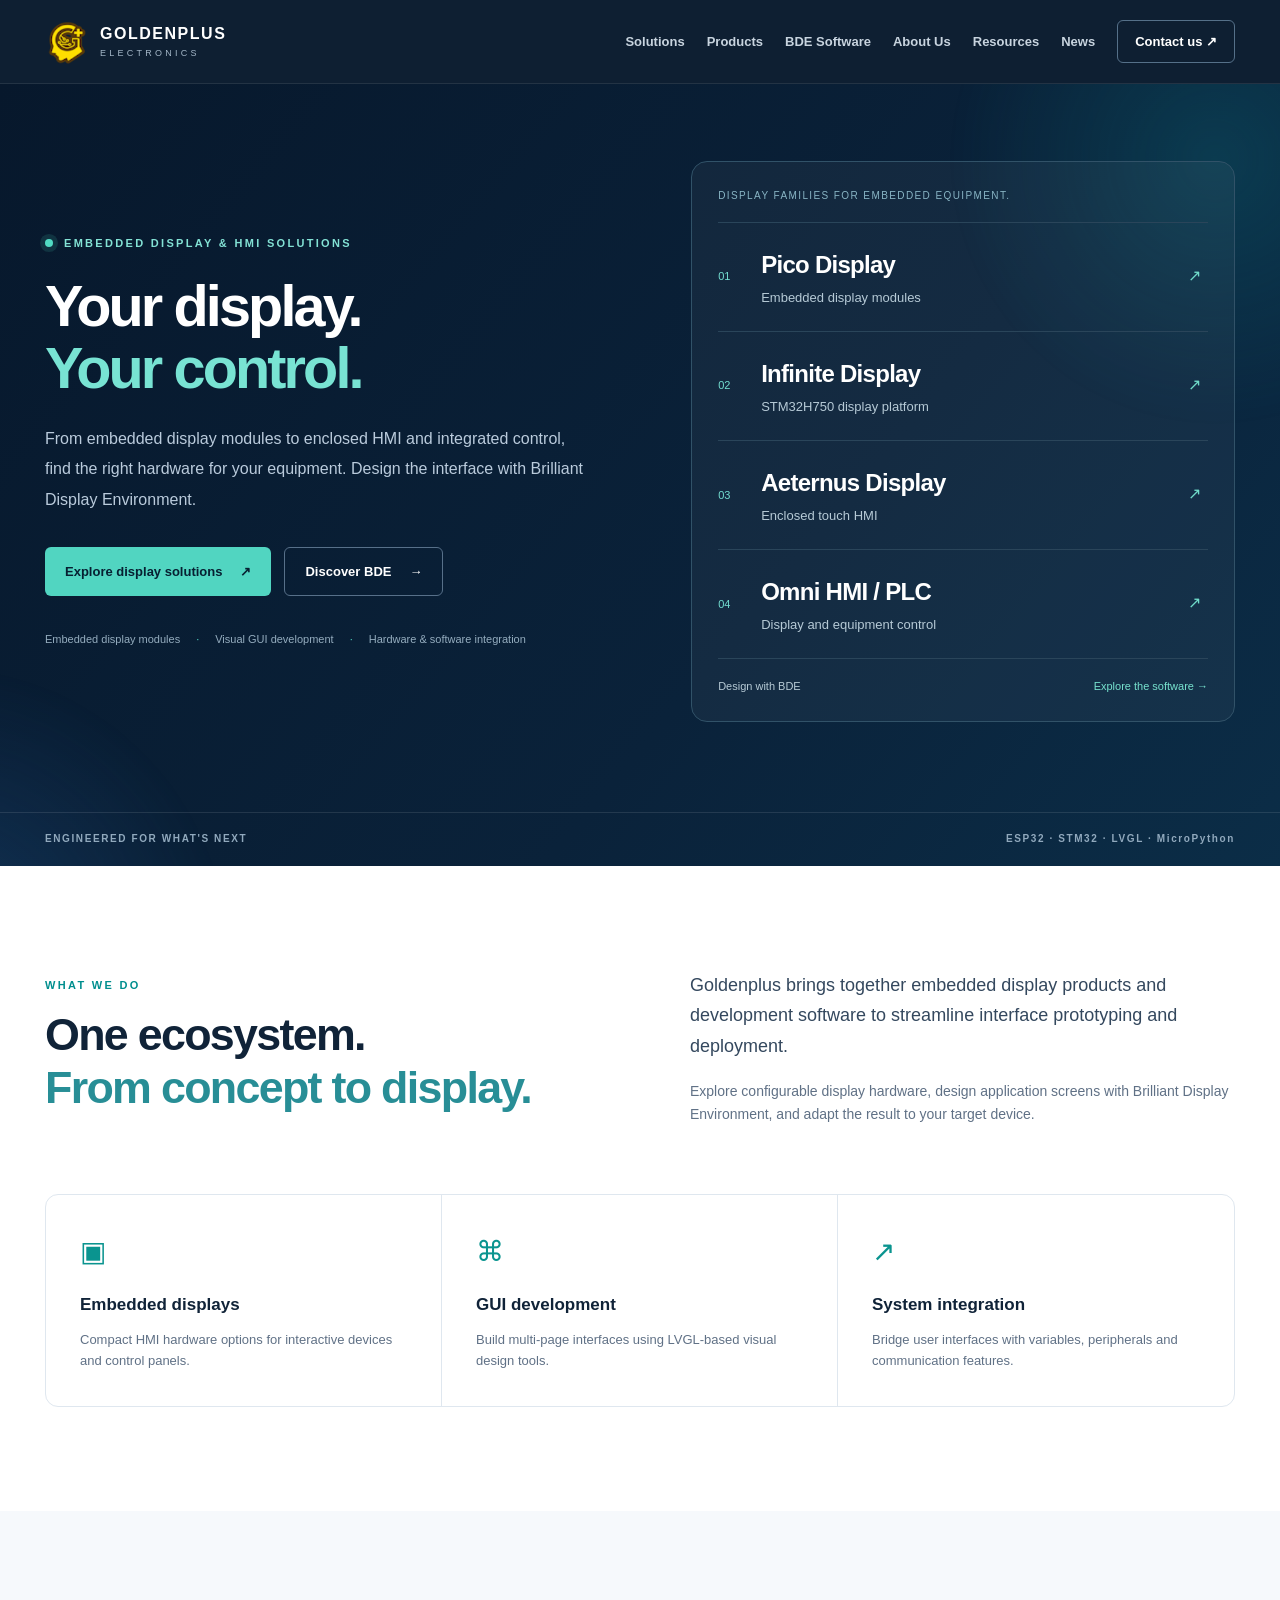
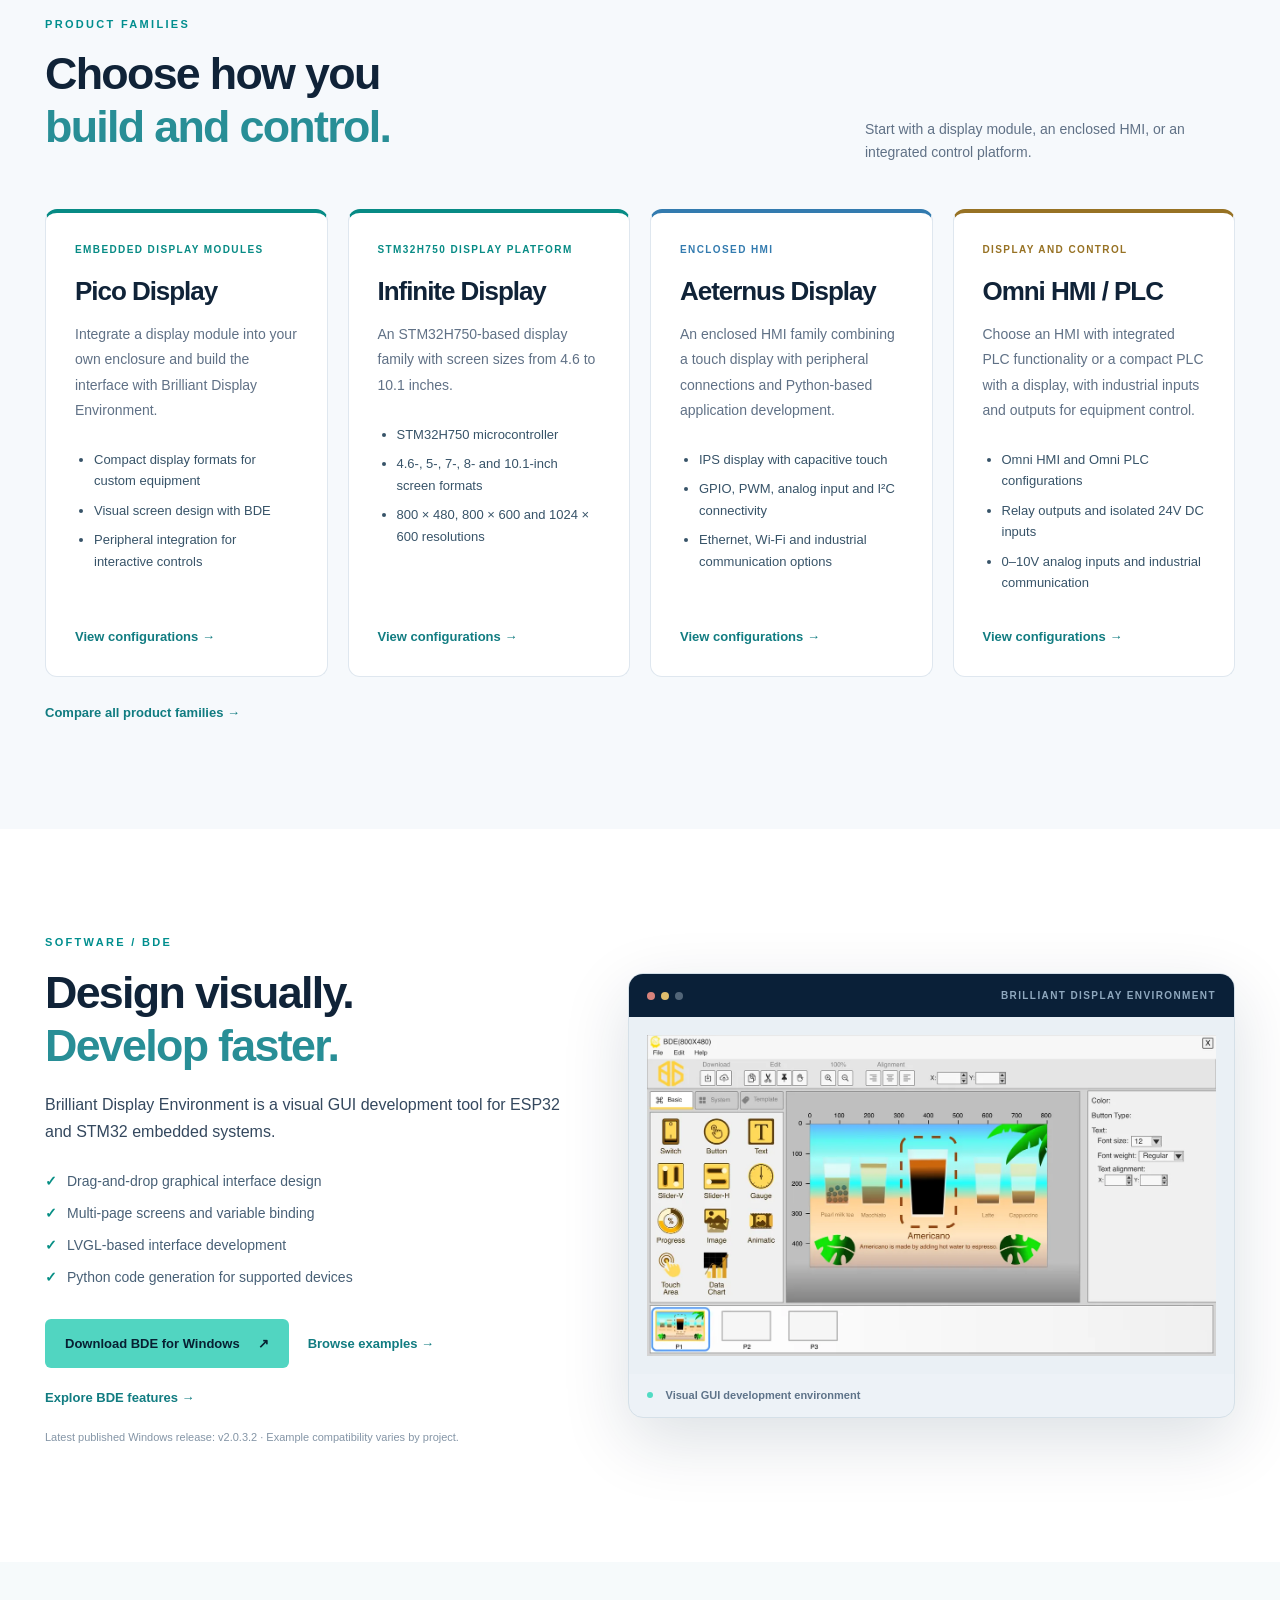
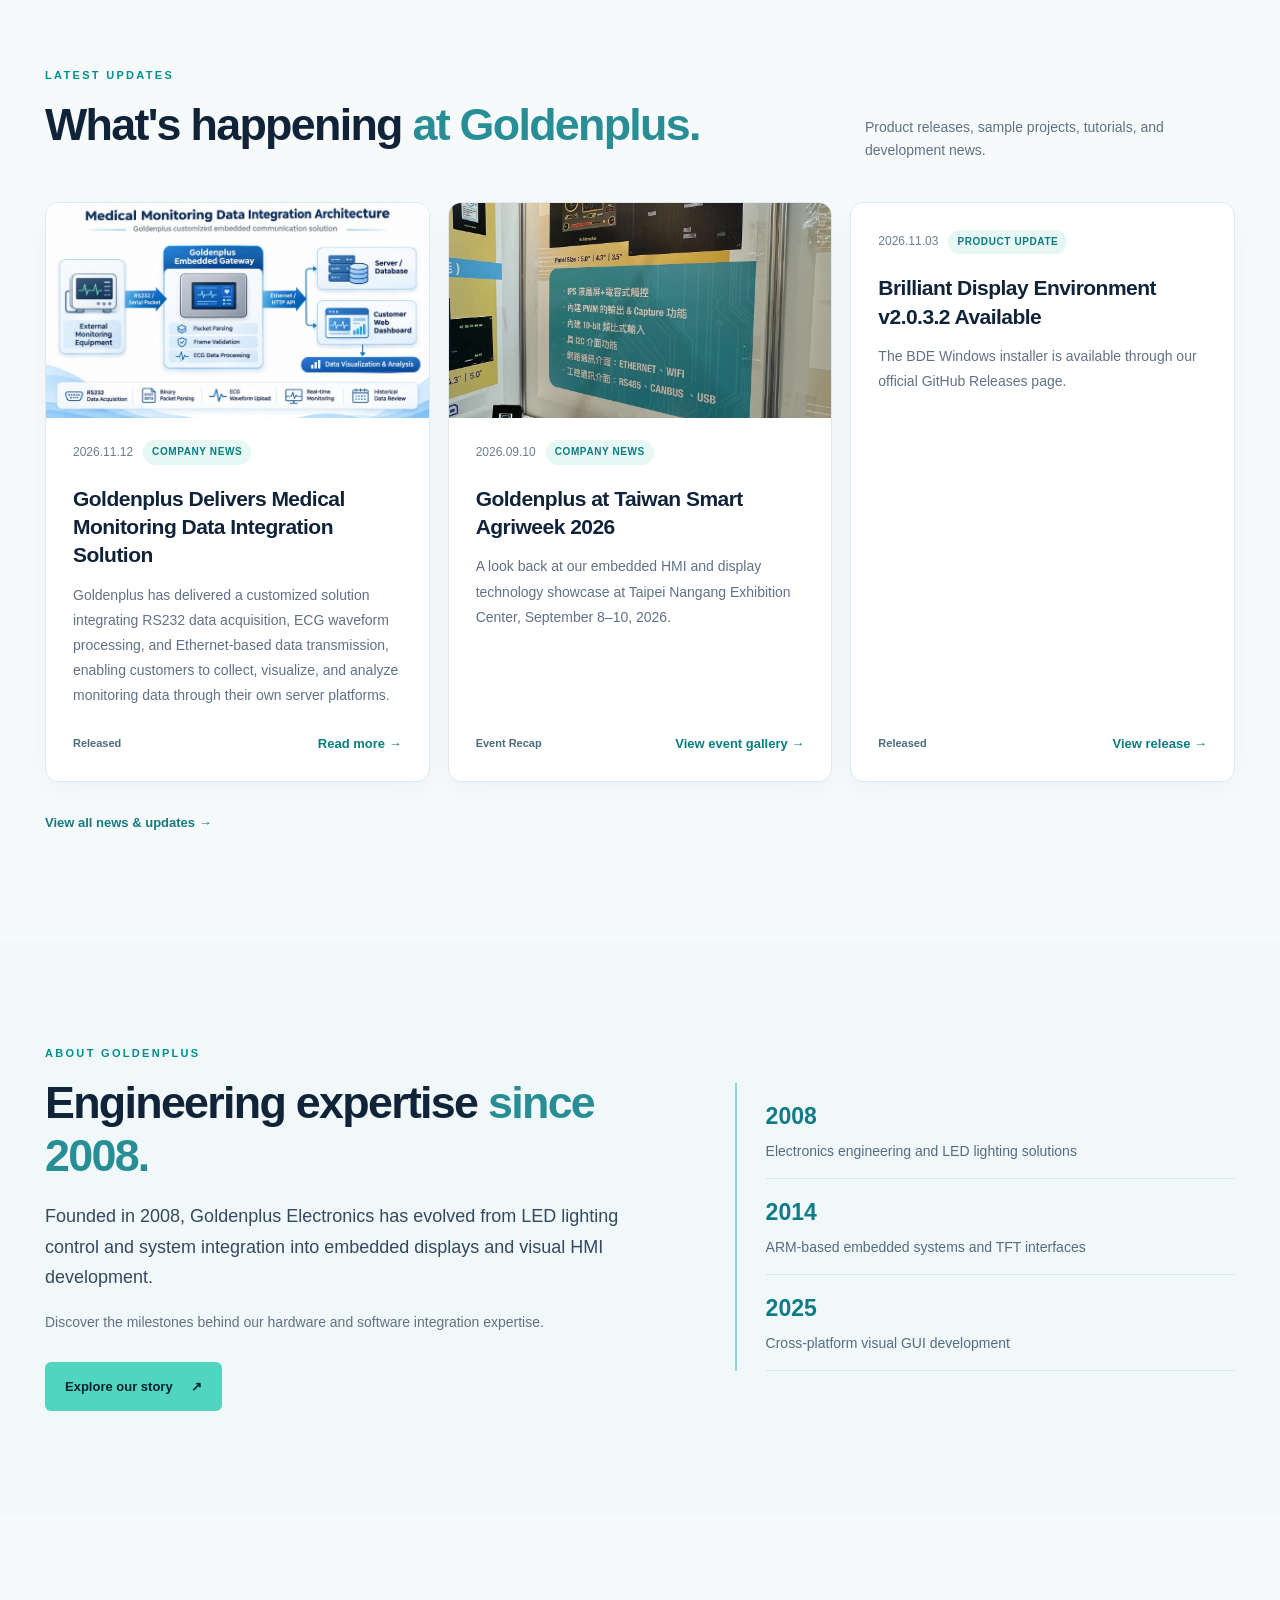
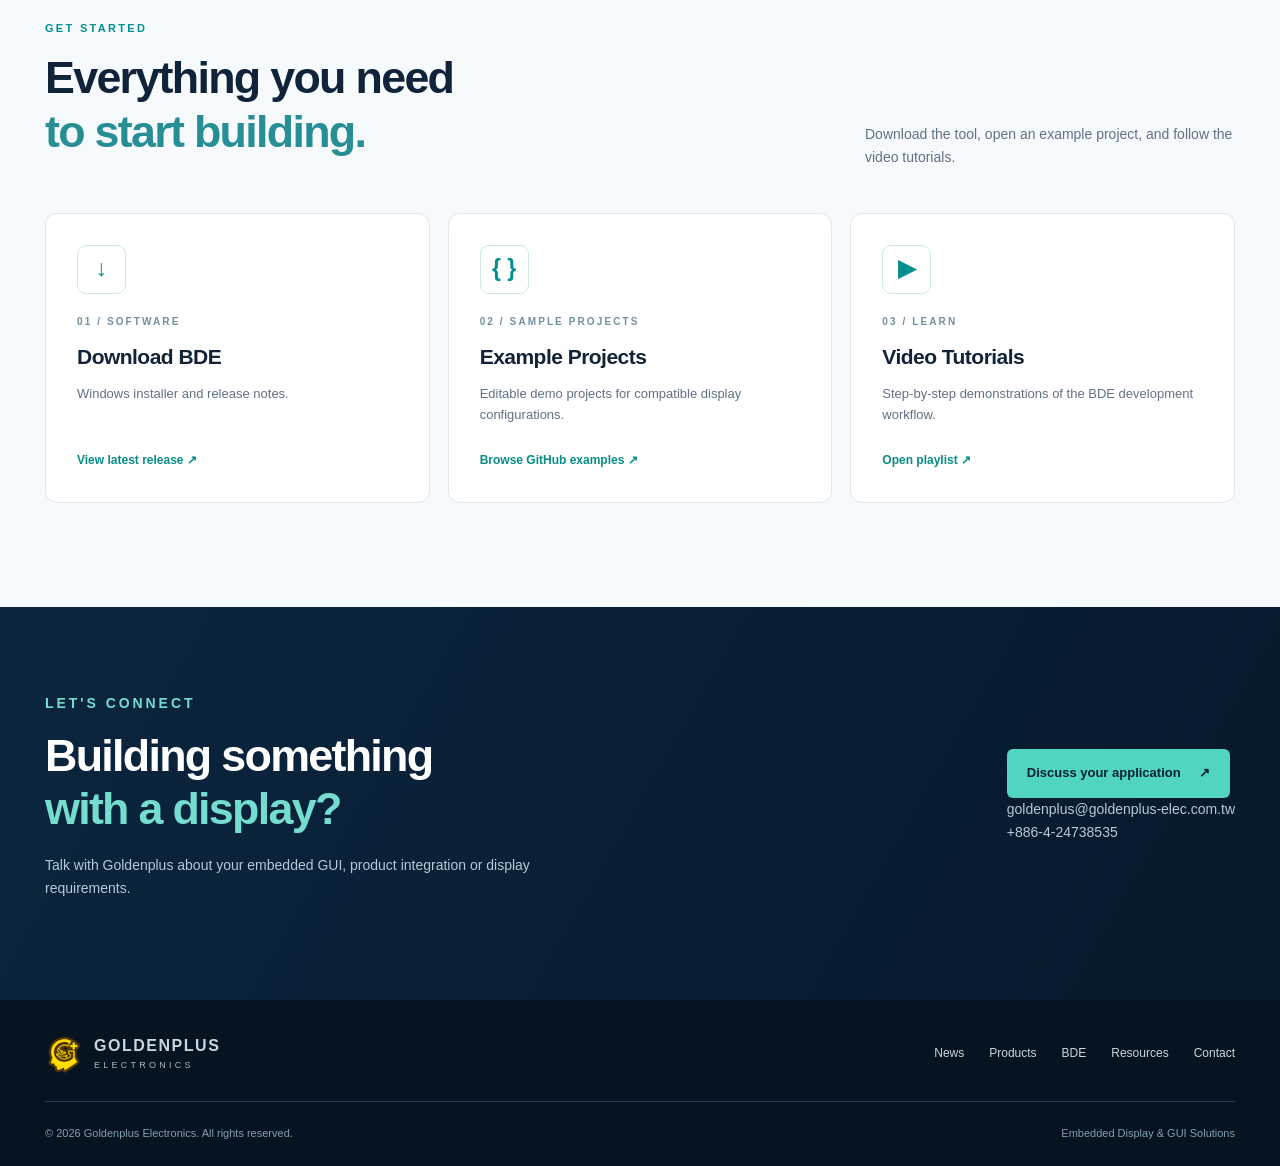
<file: index.html>
<!doctype html>
<html lang="en">
<head>
<meta charset="utf-8"/>
<meta content="width=device-width, initial-scale=1" name="viewport"/>
<meta content="#07182c" name="theme-color"/>
<meta content="Goldenplus Electronics develops embedded display and HMI solutions for ESP32 and STM32. Explore Pico Display, Infinite Display, Aeternus Display, Omni HMI / PLC and Brilliant Display Environment (BDE)." name="description"/>
<title>Goldenplus Electronics | Embedded HMI &amp; Display Solutions</title>
<link rel="canonical" href="https://goldenplus-elec.com.tw/">
<meta property="og:type" content="website">
<meta property="og:site_name" content="Goldenplus Electronics">
<meta property="og:url" content="https://goldenplus-elec.com.tw/">
<meta property="og:title" content="Goldenplus Electronics | Embedded HMI &amp; Display Solutions">
<meta property="og:description" content="Goldenplus Electronics develops embedded display and HMI solutions for ESP32 and STM32. Explore Pico Display, Infinite Display, Aeternus Display, Omni HMI / PLC and Brilliant Display Environment (BDE).">
<script type="application/ld+json">
{
  "@context": "https://schema.org",
  "@type": "Organization",
  "name": "Goldenplus Electronics",
  "url": "https://goldenplus-elec.com.tw/",
  "logo": "https://goldenplus-elec.com.tw/assets/images/goldenplus-mark.png"
}
</script>
<!-- Set the asset base before loading styles/scripts on nested production URLs. -->
<script>
if (/^(www\.)?goldenplus-elec\.com\.tw$/i.test(window.location.hostname)) {
    var siteBase = document.createElement('base');
    siteBase.href = '/';
    document.head.appendChild(siteBase);
}
</script>
<link href="assets/images/goldenplus-mark.png" rel="icon" type="image/png"/>
<link href="assets/css/style.css?v=1915b0144743" rel="stylesheet"/>
<script defer src="assets/js/routes.js?v=c92b873f3d51"></script>
<script defer="" src="assets/js/main.js?v=837a102c98b4"></script>
<script defer="True" src="assets/js/news.js?v=5d70c9dbed1f"></script><script defer src="assets/js/products.js?v=cedfb3c3f5db"></script>
</head>
<body>
<a class="skip-link" href="#main">Skip to content</a>
<header class="site-header" id="top">
<div class="container nav-inner">
<a aria-label="Goldenplus Electronics home" class="brand" href="index.html">
<img alt="Goldenplus mark" height="44" src="assets/images/goldenplus-mark.png" width="44"/>
<span><strong>GOLDENPLUS</strong><small>ELECTRONICS</small></span>
</a>
<button aria-controls="primary-nav" aria-expanded="false" aria-label="Open navigation" class="menu-toggle" type="button"><span></span><span></span><span></span></button>
<nav aria-label="Main navigation" class="primary-nav" id="primary-nav"><a href="index.html#solutions">Solutions</a><a href="products.html">Products</a><a href="bde.html">BDE Software</a><a href="about.html">About Us</a><a href="index.html#resources">Resources</a><a href="news.html">News</a><a class="nav-contact" href="index.html#contact">Contact us ↗</a></nav>
</div>
</header>
<main id="main">
<section aria-labelledby="hero-heading" class="hero">
<div class="hero-glow glow-one"></div><div class="hero-glow glow-two"></div>
<div class="container hero-grid">
<div class="hero-copy">
<p class="eyebrow"><span class="eyebrow-dot"></span> EMBEDDED DISPLAY &amp; HMI SOLUTIONS</p>
<h1 id="hero-heading">Your display.<br/><em>Your control.</em></h1>
<p class="hero-lead">From embedded display modules to enclosed HMI and integrated control, find the right hardware for your equipment. Design the interface with Brilliant Display Environment.</p>
<div class="hero-actions"><a class="btn btn-primary" href="products.html">Explore display solutions <span aria-hidden="true">↗</span></a><a class="btn btn-ghost" href="bde.html">Discover BDE <span aria-hidden="true">→</span></a></div>
<div class="hero-points"><span>Embedded display modules</span><span>Visual GUI development</span><span>Hardware &amp; software integration</span></div>
</div>
<div class="hero-visual family-hero-panel" aria-label="Goldenplus product range">
<p class="panel-label">DISPLAY FAMILIES FOR EMBEDDED EQUIPMENT.</p>
<a class="hero-family" href="product.html?id=pico"><span class="family-index">01</span><span><strong>Pico Display</strong><small>Embedded display modules</small></span><span aria-hidden="true">↗</span></a>
<a class="hero-family" href="product.html?id=infinite"><span class="family-index">02</span><span><strong>Infinite Display</strong><small>STM32H750 display platform</small></span><span aria-hidden="true">↗</span></a>
<a class="hero-family" href="product.html?id=aeternus"><span class="family-index">03</span><span><strong>Aeternus Display</strong><small>Enclosed touch HMI</small></span><span aria-hidden="true">↗</span></a>
<a class="hero-family" href="product.html?id=omni"><span class="family-index">04</span><span><strong>Omni HMI / PLC</strong><small>Display and equipment control</small></span><span aria-hidden="true">↗</span></a>
<div class="panel-foot"><span>Design with BDE</span><a href="bde.html">Explore the software →</a></div>
</div>
</div>
<div class="hero-bottom"><div class="container hero-bottom-inner"><span>ENGINEERED FOR WHAT'S NEXT</span><span>ESP32 · STM32 · LVGL · MicroPython</span></div></div>
</section>
<section aria-labelledby="solutions-heading" class="section intro" id="solutions">
<div class="container intro-grid">
<div><p class="section-kicker">WHAT WE DO</p><h2 id="solutions-heading">One ecosystem.<br/><span>From concept to display.</span></h2></div>
<div><p class="section-lead">Goldenplus brings together embedded display products and development software to streamline interface prototyping and deployment.</p><p class="muted">Explore configurable display hardware, design application screens with Brilliant Display Environment, and adapt the result to your target device.</p></div>
</div>
<div class="container capabilities">
<article class="capability"><span aria-hidden="true" class="capability-icon">▣</span><h3>Embedded displays</h3><p>Compact HMI hardware options for interactive devices and control panels.</p></article>
<article class="capability"><span aria-hidden="true" class="capability-icon">⌘</span><h3>GUI development</h3><p>Build multi-page interfaces using LVGL-based visual design tools.</p></article>
<article class="capability"><span aria-hidden="true" class="capability-icon">↗</span><h3>System integration</h3><p>Bridge user interfaces with variables, peripherals and communication features.</p></article>
</div>
</section>
<section aria-labelledby="hardware-heading" class="section hardware-section" id="hardware">
<div class="container"><div class="section-heading"><div><p class="section-kicker">PRODUCT FAMILIES</p><h2 id="hardware-heading">Choose how you<br/><span>build and control.</span></h2></div><p>Start with a display module, an enclosed HMI, or an integrated control platform.</p></div>
<div class="family-grid" data-product-cards="home" aria-live="polite"><p>Loading product families…</p></div>
<p class="section-followup"><a class="text-link" href="products.html">Compare all product families →</a></p>
<noscript><p>Explore <a href="products.html">Pico Display, Infinite Display, Aeternus Display and Omni HMI / PLC</a>. Enable JavaScript to view the product catalog.</p></noscript>
</div></section>
<section aria-labelledby="bde-heading" class="section bde-section" id="bde">
<div class="container bde-grid">
<div class="bde-copy"><p class="section-kicker">SOFTWARE / BDE</p><h2 id="bde-heading">Design visually.<br/><span>Develop faster.</span></h2><p class="section-lead">Brilliant Display Environment is a visual GUI development tool for ESP32 and STM32 embedded systems.</p><ul class="check-list"><li>Drag-and-drop graphical interface design</li><li>Multi-page screens and variable binding</li><li>LVGL-based interface development</li><li>Python code generation for supported devices</li></ul><div class="bde-actions"><a class="btn btn-primary" href="https://github.com/ojamesla/BDE-Releases/releases/latest" rel="noopener noreferrer" target="_blank">Download BDE for Windows <span aria-hidden="true">↗</span></a><a class="text-link" href="https://github.com/ojamesla/BDE-Examples" rel="noopener noreferrer" target="_blank">Browse examples →</a><a class="text-link" href="bde.html">Explore BDE features →</a></div><p class="version-note">Latest published Windows release: v2.0.3.2 · Example compatibility varies by project.</p></div>
<div class="bde-preview"><div class="preview-top"><span class="window-dots"><i></i><i></i><i></i></span><span>BRILLIANT DISPLAY ENVIRONMENT</span></div><img alt="Screenshot of the Brilliant Display Environment visual design workspace" loading="lazy" src="assets/images/bde-editor.webp"/><div class="preview-bottom"><span class="live-indicator"></span> Visual GUI development environment</div></div>
</div>
</section>
<section aria-labelledby="latest-news-heading" class="section news-section" id="latest-news">
<div class="container">
<div class="section-heading news-heading">
<div><p class="section-kicker">LATEST UPDATES</p><h2 id="latest-news-heading">What's happening <span>at Goldenplus.</span></h2></div>
<p>Product releases, sample projects, tutorials, and development news.</p>
</div>
<div aria-live="polite" class="news-grid" data-news-list="latest"><p class="news-loading">Loading updates…</p></div>
<div class="news-more"><a class="text-link" href="news.html">View all news &amp; updates →</a></div>
</div>
</section><section aria-labelledby="history-heading" class="section history-preview" id="about"><div class="container history-preview-grid"><div><p class="section-kicker">ABOUT GOLDENPLUS</p><h2 id="history-heading">Engineering expertise <span>since 2008.</span></h2><p class="section-lead">Founded in 2008, Goldenplus Electronics has evolved from LED lighting control and system integration into embedded displays and visual HMI development.</p><p class="muted">Discover the milestones behind our hardware and software integration expertise.</p><a class="btn btn-primary" href="about.html">Explore our story <span aria-hidden="true">↗</span></a></div><div class="milestone-list"><div><strong>2008</strong><span>Electronics engineering and LED lighting solutions</span></div><div><strong>2014</strong><span>ARM-based embedded systems and TFT interfaces</span></div><div><strong>2025</strong><span>Cross-platform visual GUI development</span></div></div></div></section><section aria-labelledby="resources-heading" class="section resources-section" id="resources">
<div class="container"><div class="section-heading"><div><p class="section-kicker">GET STARTED</p><h2 id="resources-heading">Everything you need<br/><span>to start building.</span></h2></div><p>Download the tool, open an example project, and follow the video tutorials.</p></div>
<div class="resources-grid">
<a class="resource-card" href="https://github.com/ojamesla/BDE-Releases/releases/latest" rel="noopener noreferrer" target="_blank"><span class="resource-ico">↓</span><span class="resource-type">01 / SOFTWARE</span><h3>Download BDE</h3><p>Windows installer and release notes.</p><span class="resource-cta">View latest release ↗</span></a>
<a class="resource-card" href="https://github.com/ojamesla/BDE-Examples" rel="noopener noreferrer" target="_blank"><span class="resource-ico">{ }</span><span class="resource-type">02 / SAMPLE PROJECTS</span><h3>Example Projects</h3><p>Editable demo projects for compatible display configurations.</p><span class="resource-cta">Browse GitHub examples ↗</span></a>
<a class="resource-card" href="https://youtube.com/playlist?list=PLdJF7vnW2k5g&amp;si=AE0gchk6ZWpciCJO" rel="noopener noreferrer" target="_blank"><span class="resource-ico">▶</span><span class="resource-type">03 / LEARN</span><h3>Video Tutorials</h3><p>Step-by-step demonstrations of the BDE development workflow.</p><span class="resource-cta">Open playlist ↗</span></a>
</div>
</div>
</section>
<section class="contact-section" id="contact"><div class="container contact-grid"><div><p class="section-kicker">LET'S CONNECT</p><h2>Building something<br/><em>with a display?</em></h2><p>Talk with Goldenplus about your embedded GUI, product integration or display requirements.</p></div><div class="contact-cta"><a class="btn btn-primary" href="mailto:goldenplus@goldenplus-elec.com.tw">Discuss your application <span aria-hidden="true">↗</span></a><p><a href="mailto:goldenplus@goldenplus-elec.com.tw">goldenplus@goldenplus-elec.com.tw</a><br/><a href="tel:+886424738535">+886-4-24738535</a></p></div></div></section>
</main>
<footer class="site-footer"><div class="container footer-main"><a class="brand" href="index.html"><img alt="" height="38" src="assets/images/goldenplus-mark.png" width="38"/><span><strong>GOLDENPLUS</strong><small>ELECTRONICS</small></span></a><div class="footer-links"><a href="news.html">News</a><a href="products.html">Products</a><a href="bde.html">BDE</a><a href="index.html#resources">Resources</a><a href="index.html#contact">Contact</a></div></div><div class="container footer-bottom"><span>© <span id="year">2026</span> Goldenplus Electronics. All rights reserved.</span><span>Embedded Display &amp; GUI Solutions</span></div></footer>
</body>
</html>
</file>
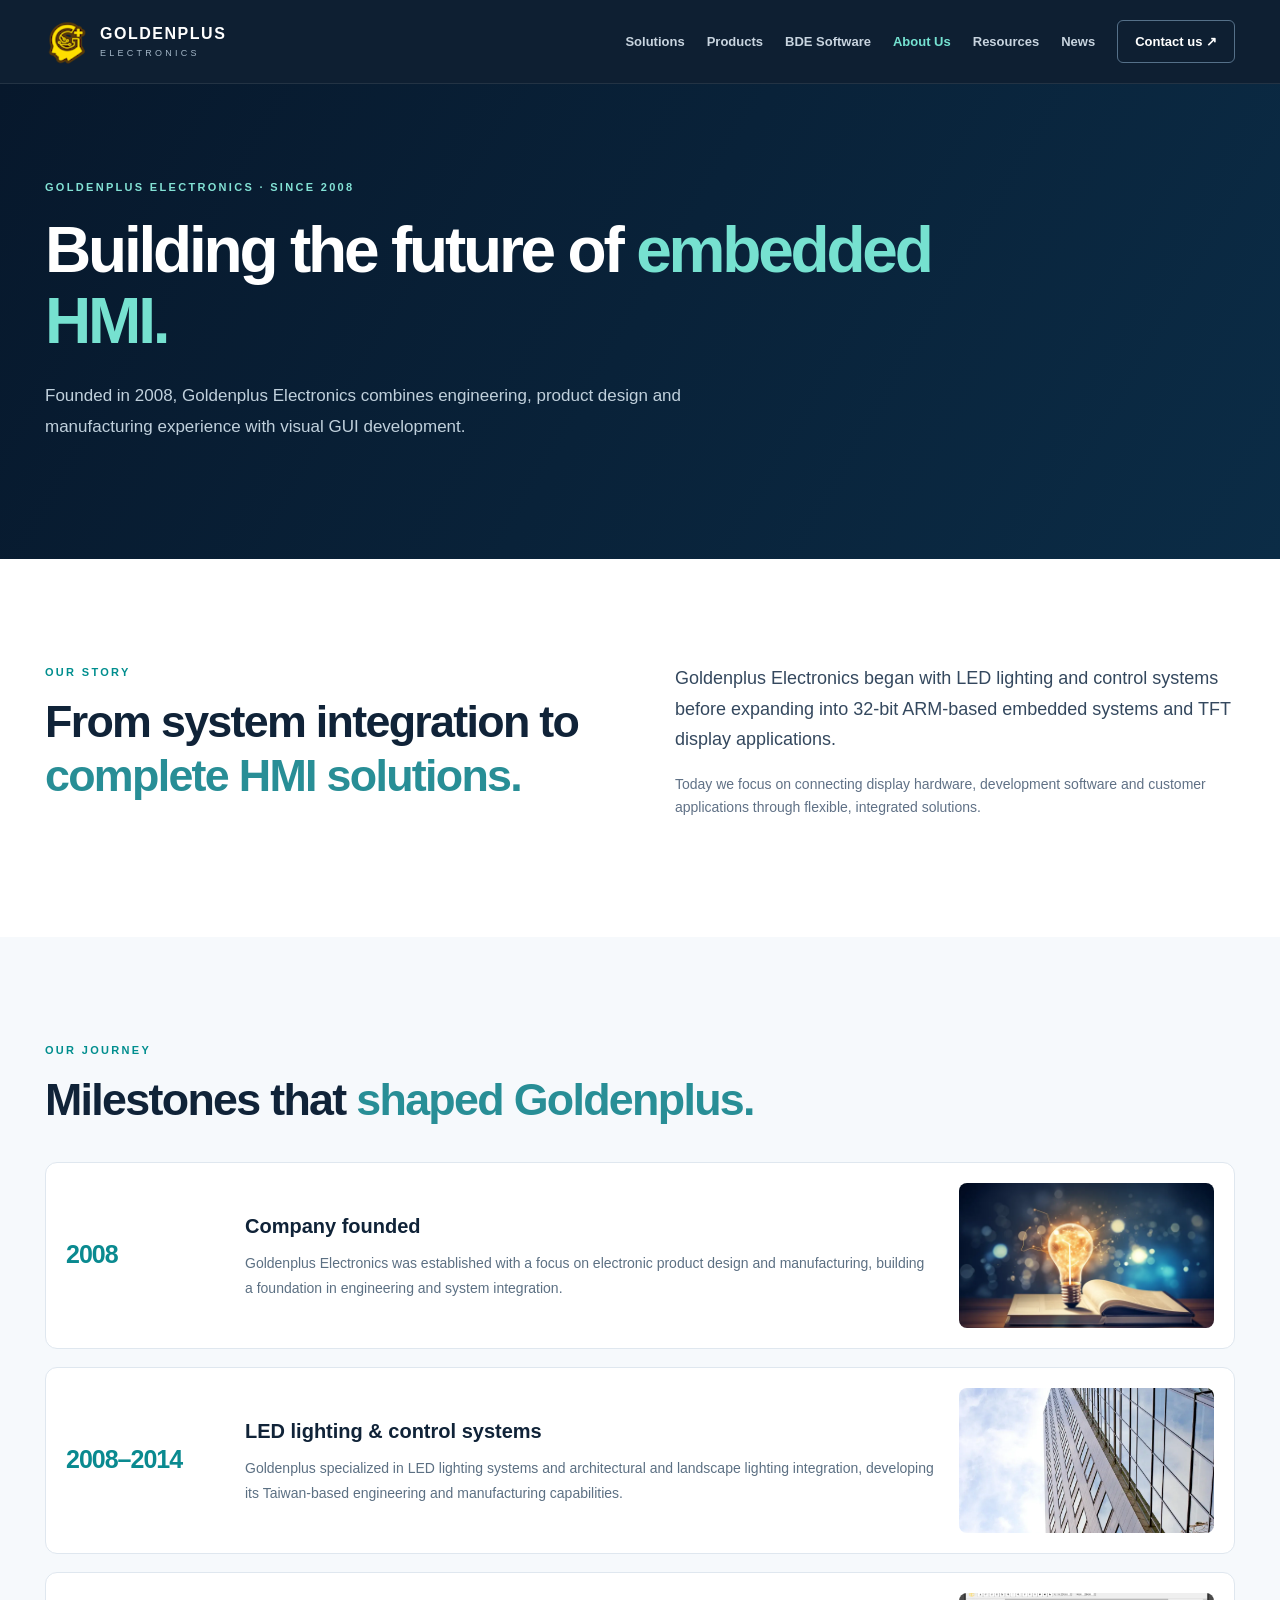
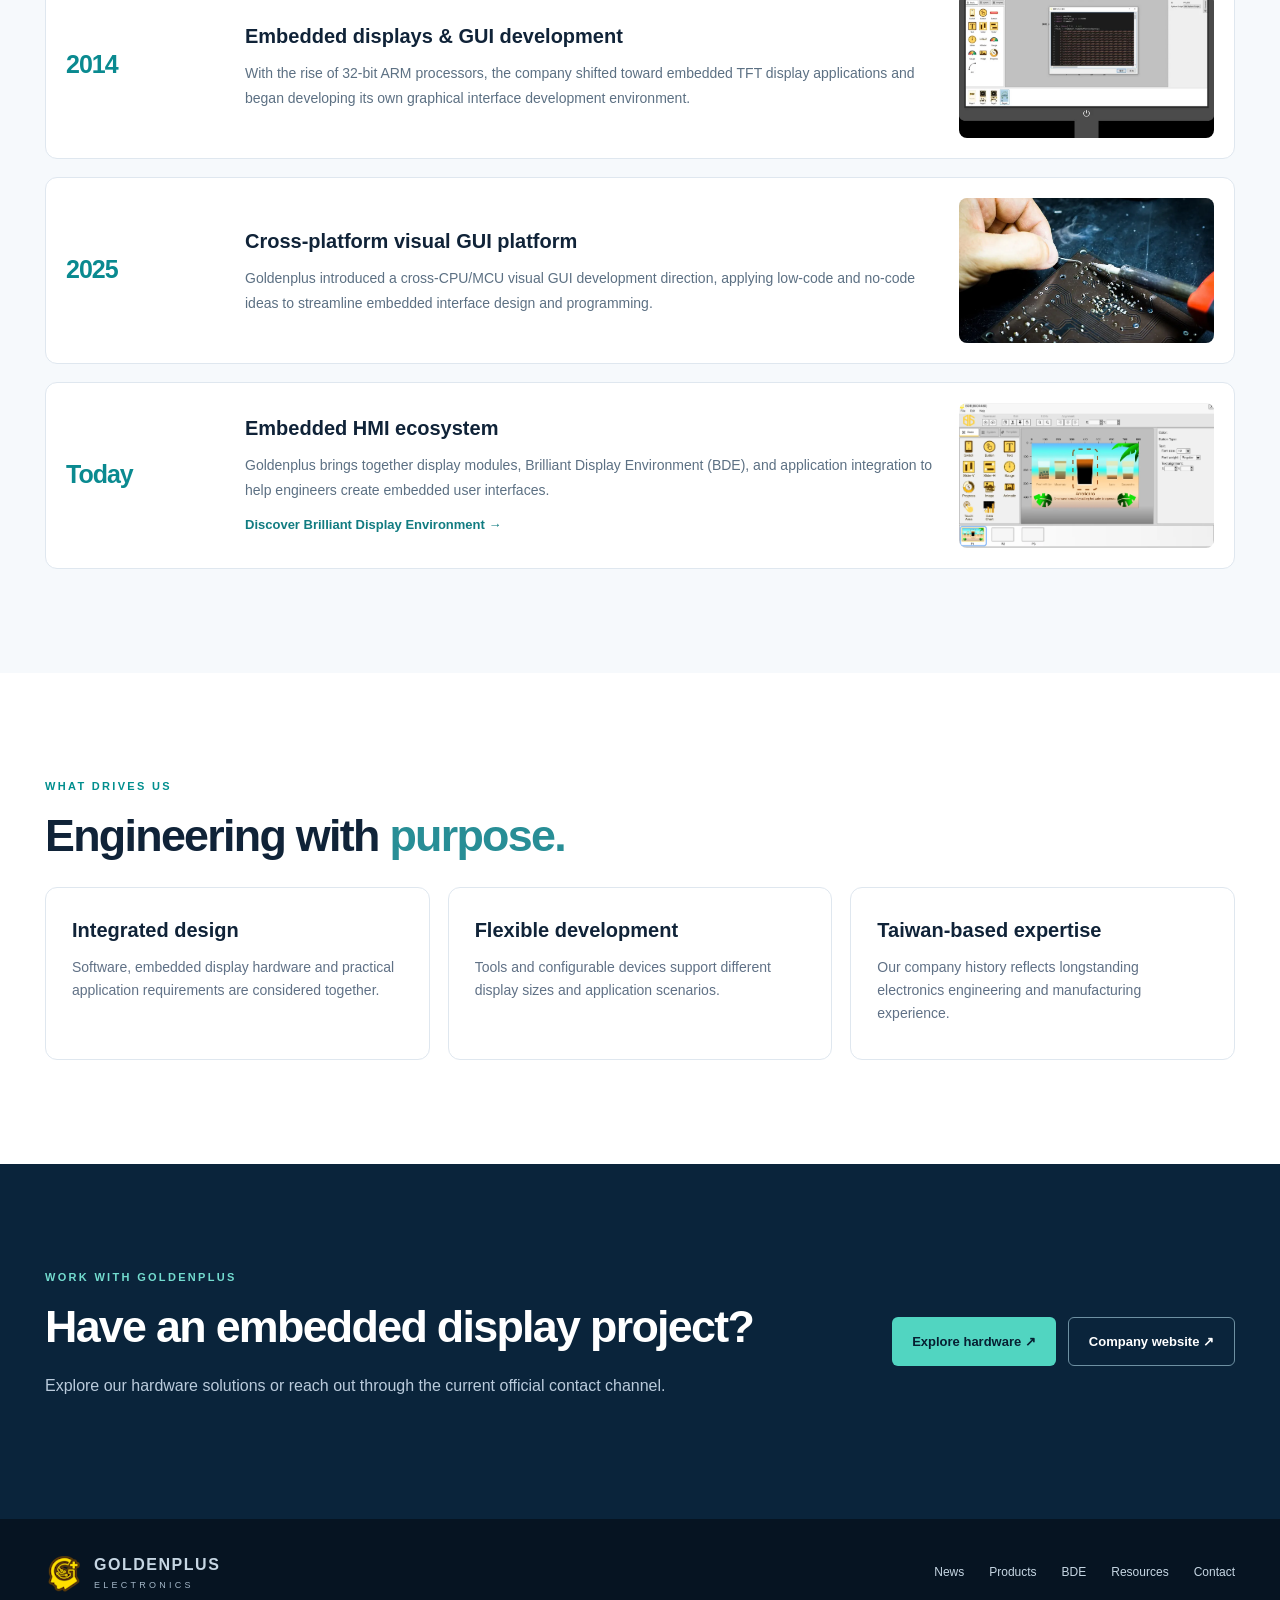
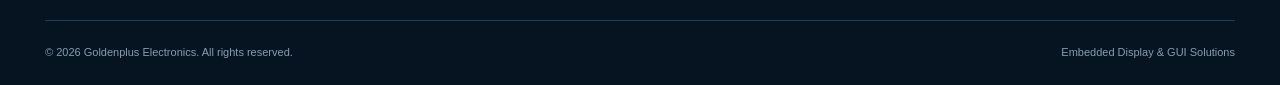
<file: about.html>
<!doctype html>
<html lang="en">
<head>
<meta charset="utf-8"/>
<meta content="width=device-width, initial-scale=1" name="viewport"/>
<meta content="#07182c" name="theme-color"/>
<meta content="Our history since 2008: LED lighting, embedded TFT display technology, and visual HMI development." name="description"/>
<title>About Us | Goldenplus Electronics</title>
<link rel="canonical" href="https://goldenplus-elec.com.tw/about">
<meta property="og:type" content="website">
<meta property="og:site_name" content="Goldenplus Electronics">
<meta property="og:url" content="https://goldenplus-elec.com.tw/about">
<meta property="og:title" content="About Us | Goldenplus Electronics">
<meta property="og:description" content="Our history since 2008: LED lighting, embedded TFT display technology, and visual HMI development.">
<!-- Set the asset base before loading styles/scripts on nested production URLs. -->
<script>
if (/^(www\.)?goldenplus-elec\.com\.tw$/i.test(window.location.hostname)) {
    var siteBase = document.createElement('base');
    siteBase.href = '/';
    document.head.appendChild(siteBase);
}
</script>
<link href="assets/images/goldenplus-mark.png" rel="icon" type="image/png"/>
<link href="assets/css/style.css?v=1915b0144743" rel="stylesheet"/>
<script defer src="assets/js/routes.js?v=c92b873f3d51"></script>
<script defer="" src="assets/js/main.js?v=837a102c98b4"></script>
</head>
<body><a class="skip-link" href="#main">Skip to content</a>
<header class="site-header" id="top">
<div class="container nav-inner">
<a aria-label="Goldenplus Electronics home" class="brand" href="index.html">
<img alt="Goldenplus mark" height="44" src="assets/images/goldenplus-mark.png" width="44"/>
<span><strong>GOLDENPLUS</strong><small>ELECTRONICS</small></span>
</a>
<button aria-controls="primary-nav" aria-expanded="false" aria-label="Open navigation" class="menu-toggle" type="button"><span></span><span></span><span></span></button>
<nav aria-label="Main navigation" class="primary-nav" id="primary-nav"><a href="index.html#solutions">Solutions</a><a href="products.html">Products</a><a href="bde.html">BDE Software</a><a aria-current="page" href="about.html">About Us</a><a href="index.html#resources">Resources</a><a href="news.html">News</a><a class="nav-contact" href="index.html#contact">Contact us ↗</a></nav>
</div>
</header>
<main id="main">
<section class="inner-hero"><div class="container"><p class="eyebrow">GOLDENPLUS ELECTRONICS · SINCE 2008</p><h1>Building the future of <em>embedded HMI.</em></h1><p class="inner-lead">Founded in 2008, Goldenplus Electronics combines engineering, product design and manufacturing experience with visual GUI development.</p></div></section>
<section class="section"><div class="container about-intro"><div><p class="section-kicker">OUR STORY</p><h2>From system integration to <span>complete HMI solutions.</span></h2></div><div><p class="section-lead">Goldenplus Electronics began with LED lighting and control systems before expanding into 32-bit ARM-based embedded systems and TFT display applications.</p><p class="muted">Today we focus on connecting display hardware, development software and customer applications through flexible, integrated solutions.</p></div></div></section>
<section class="section timeline-section"><div class="container"><p class="section-kicker">OUR JOURNEY</p><h2>Milestones that <span>shaped Goldenplus.</span></h2><div class="timeline">
<article class="timeline-entry"><div class="timeline-year">2008</div><div class="timeline-copy"><h3>Company founded</h3><p>Goldenplus Electronics was established with a focus on electronic product design and manufacturing, building a foundation in engineering and system integration.</p></div><img alt="Historical Goldenplus electronics and lighting solutions" loading="lazy" src="assets/images/history-2008.webp"/></article>
<article class="timeline-entry"><div class="timeline-year">2008–2014</div><div class="timeline-copy"><h3>LED lighting &amp; control systems</h3><p>Goldenplus specialized in LED lighting systems and architectural and landscape lighting integration, developing its Taiwan-based engineering and manufacturing capabilities.</p></div><img alt="Goldenplus historical company development imagery" loading="lazy" src="assets/images/history-taiwan.webp"/></article>
<article class="timeline-entry"><div class="timeline-year">2014</div><div class="timeline-copy"><h3>Embedded displays &amp; GUI development</h3><p>With the rise of 32-bit ARM processors, the company shifted toward embedded TFT display applications and began developing its own graphical interface development environment.</p></div><img alt="Embedded technology from Goldenplus company history" loading="lazy" src="assets/images/history-2014.webp"/></article>
<article class="timeline-entry"><div class="timeline-year">2025</div><div class="timeline-copy"><h3>Cross-platform visual GUI platform</h3><p>Goldenplus introduced a cross-CPU/MCU visual GUI development direction, applying low-code and no-code ideas to streamline embedded interface design and programming.</p></div><img alt="Goldenplus embedded interface innovation" loading="lazy" src="assets/images/history-2025.webp"/></article>
<article class="timeline-entry"><div class="timeline-year">Today</div><div class="timeline-copy"><h3>Embedded HMI ecosystem</h3><p>Goldenplus brings together display modules, Brilliant Display Environment (BDE), and application integration to help engineers create embedded user interfaces.</p><a class="text-link" href="bde.html">Discover Brilliant Display Environment →</a></div><img alt="Brilliant Display Environment application" loading="lazy" src="assets/images/bde-editor.webp"/></article>
</div></div></section>
<section class="section values-section"><div class="container"><p class="section-kicker">WHAT DRIVES US</p><h2>Engineering with <span>purpose.</span></h2><div class="value-grid"><article><h3>Integrated design</h3><p>Software, embedded display hardware and practical application requirements are considered together.</p></article><article><h3>Flexible development</h3><p>Tools and configurable devices support different display sizes and application scenarios.</p></article><article><h3>Taiwan-based expertise</h3><p>Our company history reflects longstanding electronics engineering and manufacturing experience.</p></article></div></div></section>
<section class="section cta-banner"><div class="container banner-inner"><div><p class="section-kicker">WORK WITH GOLDENPLUS</p><h2>Have an embedded display project?</h2><p>Explore our hardware solutions or reach out through the current official contact channel.</p></div><div class="banner-actions"><a class="btn btn-primary" href="products.html">Explore hardware ↗</a><a class="btn btn-outline-light" href="https://goldenplus-elec.com.tw/" rel="noopener noreferrer" target="_blank">Company website ↗</a></div></div></section>
</main>
<footer class="site-footer"><div class="container footer-main"><a class="brand" href="index.html"><img alt="" height="38" src="assets/images/goldenplus-mark.png" width="38"/><span><strong>GOLDENPLUS</strong><small>ELECTRONICS</small></span></a><div class="footer-links"><a href="news.html">News</a><a href="products.html">Products</a><a href="bde.html">BDE</a><a href="index.html#resources">Resources</a><a href="index.html#contact">Contact</a></div></div><div class="container footer-bottom"><span>© <span id="year">2026</span> Goldenplus Electronics. All rights reserved.</span><span>Embedded Display &amp; GUI Solutions</span></div></footer>
</body></html>
</file>
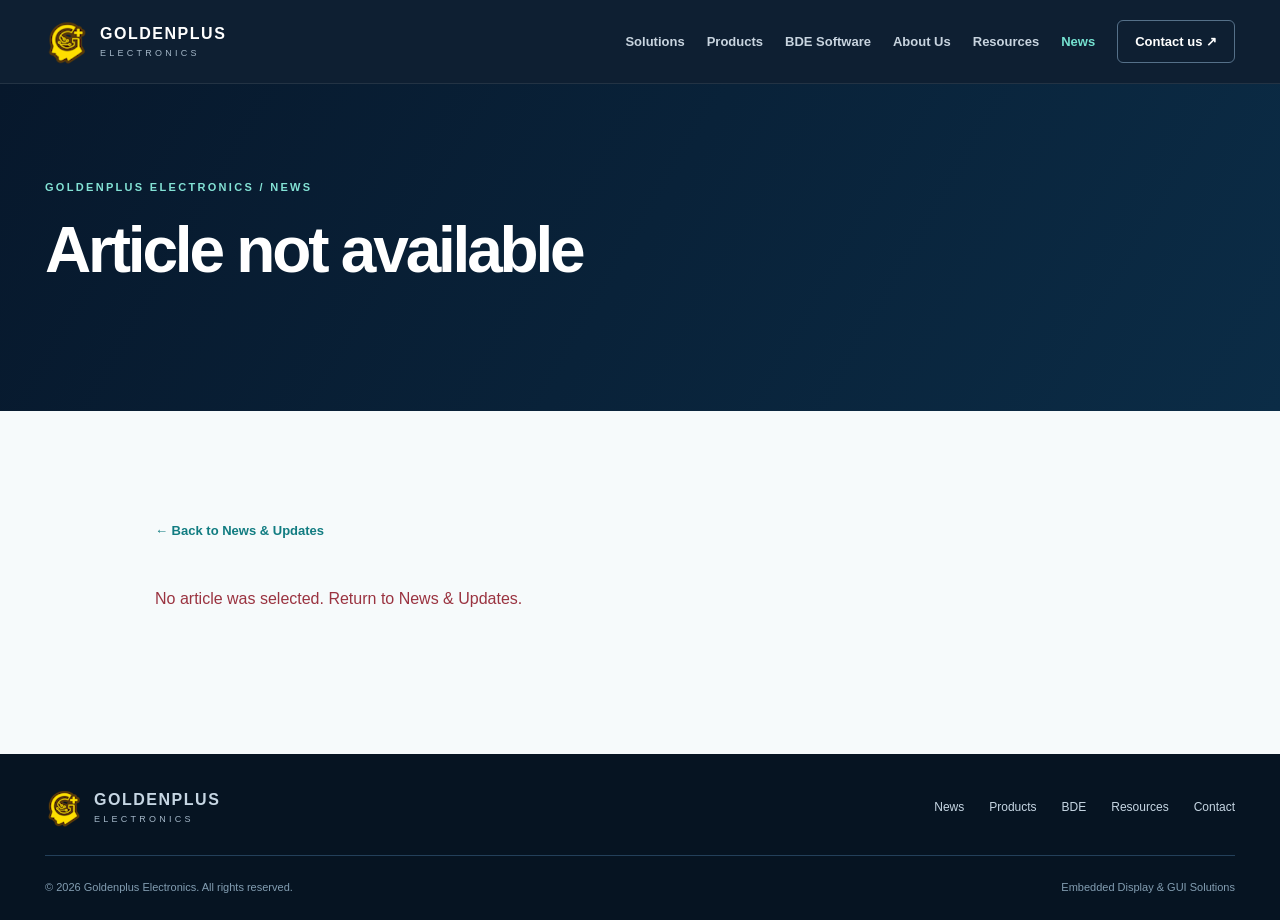
<file: article.html>
<!doctype html>
<html lang="en">
<head>
  <meta charset="utf-8">
  <meta name="viewport" content="width=device-width, initial-scale=1">
  <meta name="theme-color" content="#07182c">
  <meta name="description" content="Goldenplus Electronics news, event reports and product updates.">
  <title>News Article | Goldenplus Electronics</title>
  <!-- Set the asset base before loading styles/scripts on nested production URLs. -->
<script>
if (/^(www\.)?goldenplus-elec\.com\.tw$/i.test(window.location.hostname)) {
    var siteBase = document.createElement('base');
    siteBase.href = '/';
    document.head.appendChild(siteBase);
}
</script>
<link rel="icon" href="assets/images/goldenplus-mark.png" type="image/png">
  <link rel="stylesheet" href="assets/css/style.css?v=1915b0144743">
  <script defer src="assets/js/routes.js?v=c92b873f3d51"></script>
<script defer src="assets/js/main.js?v=837a102c98b4"></script>
  <script defer src="assets/js/article.js?v=7ca5c75c384b"></script>
</head>
<body>
  <a class="skip-link" href="#main">Skip to content</a>
  <header class="site-header" id="top">
    <div class="container nav-inner">
      <a class="brand" href="index.html" aria-label="Goldenplus Electronics home"><img src="assets/images/goldenplus-mark.png" width="44" height="44" alt="Goldenplus mark"><span><strong>GOLDENPLUS</strong><small>ELECTRONICS</small></span></a>
      <button class="menu-toggle" type="button" aria-expanded="false" aria-controls="primary-nav" aria-label="Open navigation"><span></span><span></span><span></span></button>
      <nav class="primary-nav" id="primary-nav" aria-label="Main navigation">
        <a href="index.html#solutions">Solutions</a><a href="products.html">Products</a><a href="bde.html">BDE Software</a><a href="about.html">About Us</a><a href="index.html#resources">Resources</a><a href="news.html" aria-current="page">News</a><a class="nav-contact" href="index.html#contact">Contact us ↗</a>
      </nav>
    </div>
  </header>
  <main id="main">
    <section class="inner-hero"><div class="container">
      <p class="eyebrow" id="article-category">GOLDENPLUS ELECTRONICS / NEWS</p>
      <h1 id="article-title">Loading article…</h1>
      <p class="inner-lead" id="article-summary"></p>
    </div></section>
    <section class="section article-section"><div class="container event-article">
      <p><a class="text-link" href="news.html">← Back to News &amp; Updates</a></p>
      <div id="article-body" aria-live="polite"><p>Loading article…</p></div>
    </div></section>
  </main>
  <footer class="site-footer"><div class="container footer-main"><a class="brand" href="index.html"><img src="assets/images/goldenplus-mark.png" width="38" height="38" alt=""><span><strong>GOLDENPLUS</strong><small>ELECTRONICS</small></span></a><div class="footer-links"><a href="news.html">News</a><a href="products.html">Products</a><a href="bde.html">BDE</a><a href="index.html#resources">Resources</a><a href="index.html#contact">Contact</a></div></div><div class="container footer-bottom"><span>© <span id="year">2026</span> Goldenplus Electronics. All rights reserved.</span><span>Embedded Display &amp; GUI Solutions</span></div></footer>
</body>
</html>
</file>
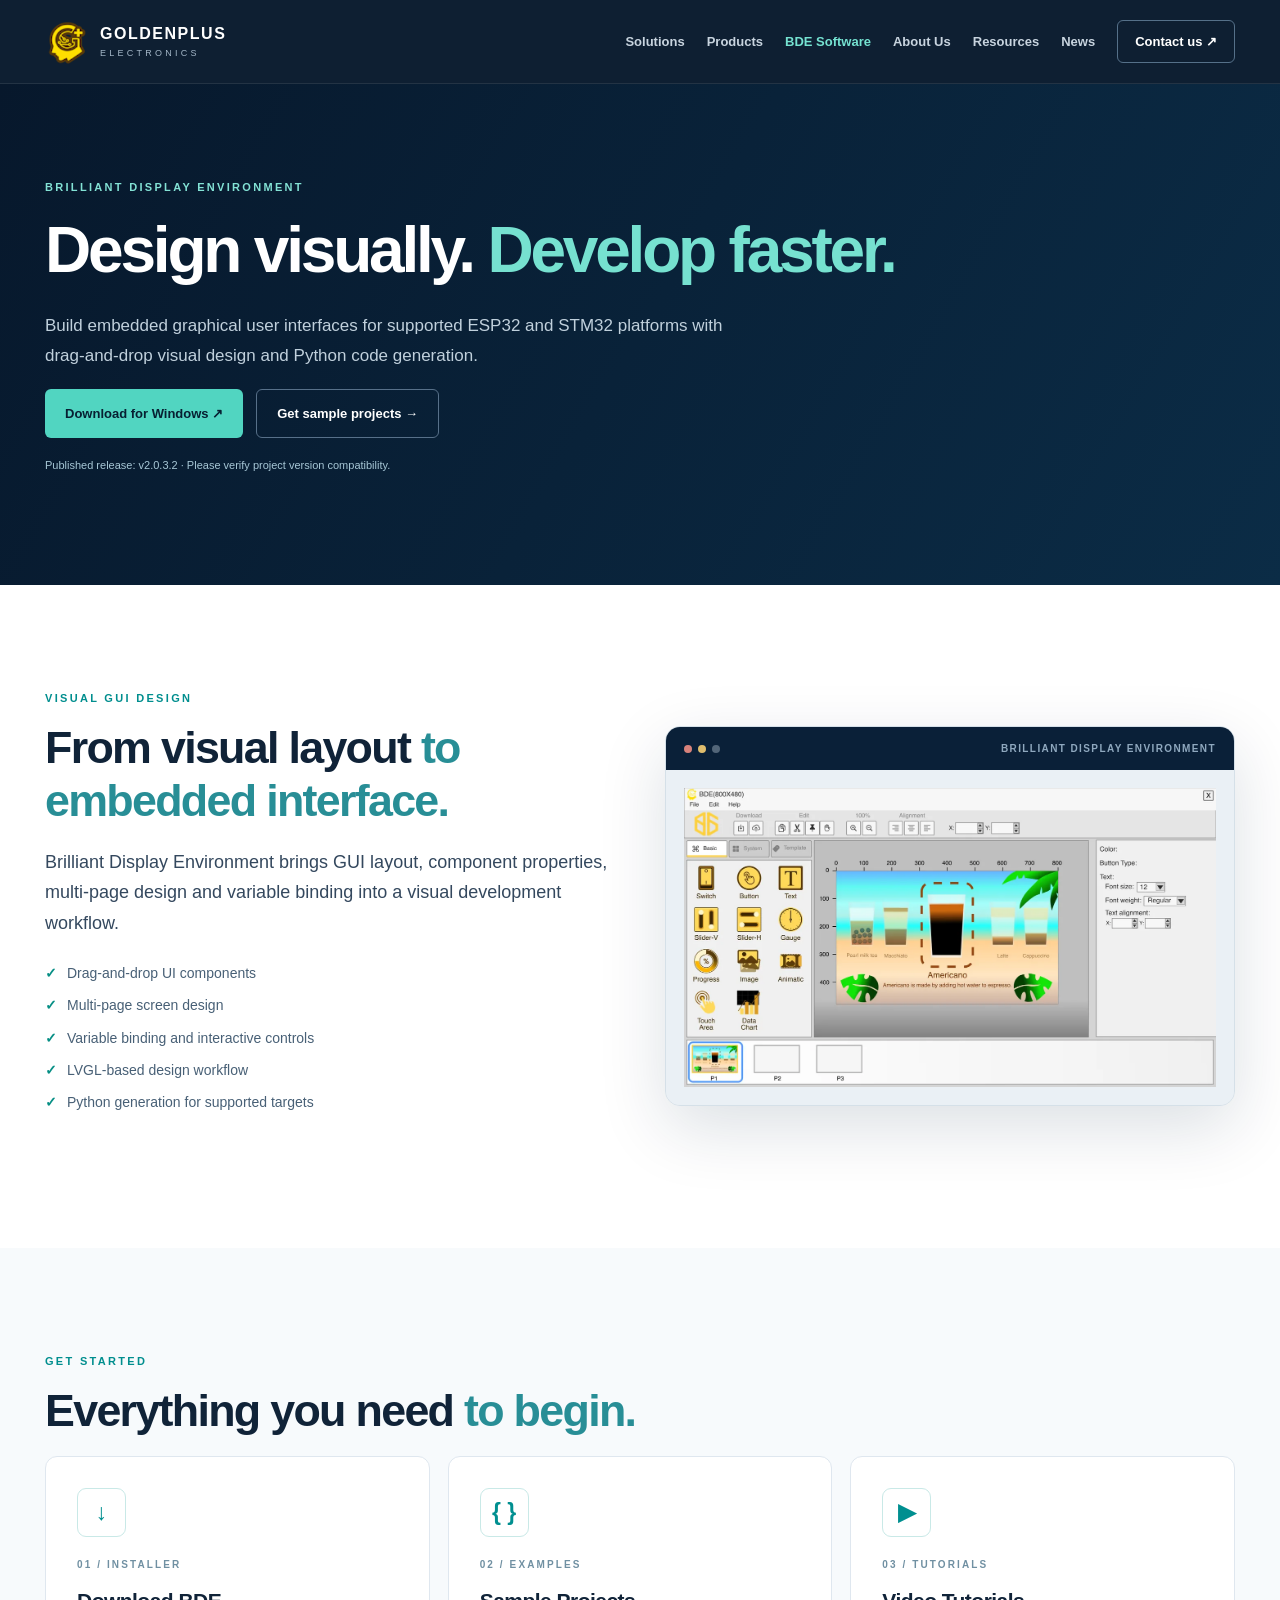
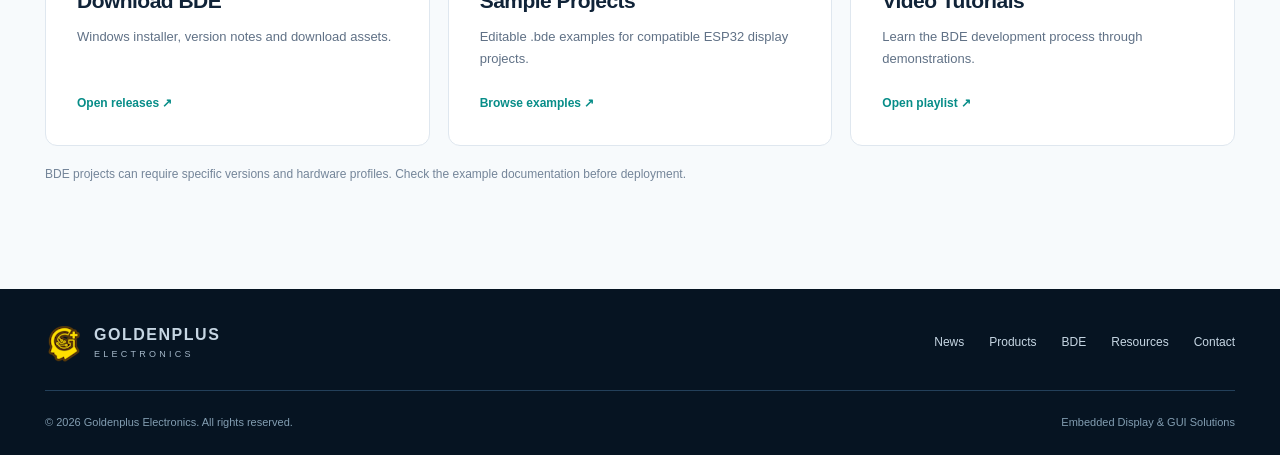
<file: bde.html>
<!doctype html>
<html lang="en">
<head>
<meta charset="utf-8"/>
<meta content="width=device-width, initial-scale=1" name="viewport"/>
<meta content="#07182c" name="theme-color"/>
<meta content="Download Brilliant Display Environment (BDE) for Windows and explore GUI development, tutorials and sample projects." name="description"/>
<title>Brilliant Display Environment | Goldenplus Electronics</title>
<link rel="canonical" href="https://goldenplus-elec.com.tw/bde">
<meta property="og:type" content="website">
<meta property="og:site_name" content="Goldenplus Electronics">
<meta property="og:url" content="https://goldenplus-elec.com.tw/bde">
<meta property="og:title" content="Brilliant Display Environment | Goldenplus Electronics">
<meta property="og:description" content="Download Brilliant Display Environment (BDE) for Windows and explore GUI development, tutorials and sample projects.">
<!-- Set the asset base before loading styles/scripts on nested production URLs. -->
<script>
if (/^(www\.)?goldenplus-elec\.com\.tw$/i.test(window.location.hostname)) {
    var siteBase = document.createElement('base');
    siteBase.href = '/';
    document.head.appendChild(siteBase);
}
</script>
<link href="assets/images/goldenplus-mark.png" rel="icon" type="image/png"/>
<link href="assets/css/style.css?v=1915b0144743" rel="stylesheet"/>
<script defer src="assets/js/routes.js?v=c92b873f3d51"></script>
<script defer="" src="assets/js/main.js?v=837a102c98b4"></script>
</head>
<body><a class="skip-link" href="#main">Skip to content</a>
<header class="site-header" id="top">
<div class="container nav-inner">
<a aria-label="Goldenplus Electronics home" class="brand" href="index.html">
<img alt="Goldenplus mark" height="44" src="assets/images/goldenplus-mark.png" width="44"/>
<span><strong>GOLDENPLUS</strong><small>ELECTRONICS</small></span>
</a>
<button aria-controls="primary-nav" aria-expanded="false" aria-label="Open navigation" class="menu-toggle" type="button"><span></span><span></span><span></span></button>
<nav aria-label="Main navigation" class="primary-nav" id="primary-nav"><a href="index.html#solutions">Solutions</a><a href="products.html">Products</a><a aria-current="page" href="bde.html">BDE Software</a><a href="about.html">About Us</a><a href="index.html#resources">Resources</a><a href="news.html">News</a><a class="nav-contact" href="index.html#contact">Contact us ↗</a></nav>
</div>
</header>
<main id="main">
<section class="inner-hero"><div class="container"><p class="eyebrow">BRILLIANT DISPLAY ENVIRONMENT</p><h1>Design visually. <em>Develop faster.</em></h1><p class="inner-lead">Build embedded graphical user interfaces for supported ESP32 and STM32 platforms with drag-and-drop visual design and Python code generation.</p><div class="hero-actions"><a class="btn btn-primary" href="https://github.com/ojamesla/BDE-Releases/releases/latest" rel="noopener noreferrer" target="_blank">Download for Windows ↗</a><a class="btn btn-ghost" href="https://github.com/ojamesla/BDE-Examples" rel="noopener noreferrer" target="_blank">Get sample projects →</a></div><p class="version-note">Published release: v2.0.3.2 · Please verify project version compatibility.</p></div></section>
<section class="section"><div class="container bde-detail-grid"><div><p class="section-kicker">VISUAL GUI DESIGN</p><h2>From visual layout <span>to embedded interface.</span></h2><p class="section-lead">Brilliant Display Environment brings GUI layout, component properties, multi-page design and variable binding into a visual development workflow.</p><ul class="check-list"><li>Drag-and-drop UI components</li><li>Multi-page screen design</li><li>Variable binding and interactive controls</li><li>LVGL-based design workflow</li><li>Python generation for supported targets</li></ul></div><div class="bde-preview"><div class="preview-top"><span class="window-dots"><i></i><i></i><i></i></span><span>BRILLIANT DISPLAY ENVIRONMENT</span></div><img alt="Brilliant Display Environment workspace" loading="lazy" src="assets/images/bde-editor.webp"/></div></div></section>
<section class="section resources-section"><div class="container"><p class="section-kicker">GET STARTED</p><h2>Everything you need <span>to begin.</span></h2><div class="resources-grid"><a class="resource-card" href="https://github.com/ojamesla/BDE-Releases/releases/latest" rel="noopener noreferrer" target="_blank"><span class="resource-ico">↓</span><span class="resource-type">01 / INSTALLER</span><h3>Download BDE</h3><p>Windows installer, version notes and download assets.</p><span class="resource-cta">Open releases ↗</span></a><a class="resource-card" href="https://github.com/ojamesla/BDE-Examples" rel="noopener noreferrer" target="_blank"><span class="resource-ico">{ }</span><span class="resource-type">02 / EXAMPLES</span><h3>Sample Projects</h3><p>Editable .bde examples for compatible ESP32 display projects.</p><span class="resource-cta">Browse examples ↗</span></a><a class="resource-card" href="https://youtube.com/playlist?list=PLdJF7vnW2k5g&amp;si=AE0gchk6ZWpciCJO" rel="noopener noreferrer" target="_blank"><span class="resource-ico">▶</span><span class="resource-type">03 / TUTORIALS</span><h3>Video Tutorials</h3><p>Learn the BDE development process through demonstrations.</p><span class="resource-cta">Open playlist ↗</span></a></div><p class="hardware-note">BDE projects can require specific versions and hardware profiles. Check the example documentation before deployment.</p></div></section>
</main>
<footer class="site-footer"><div class="container footer-main"><a class="brand" href="index.html"><img alt="" height="38" src="assets/images/goldenplus-mark.png" width="38"/><span><strong>GOLDENPLUS</strong><small>ELECTRONICS</small></span></a><div class="footer-links"><a href="news.html">News</a><a href="products.html">Products</a><a href="bde.html">BDE</a><a href="index.html#resources">Resources</a><a href="index.html#contact">Contact</a></div></div><div class="container footer-bottom"><span>© <span id="year">2026</span> Goldenplus Electronics. All rights reserved.</span><span>Embedded Display &amp; GUI Solutions</span></div></footer>
</body></html>
</file>
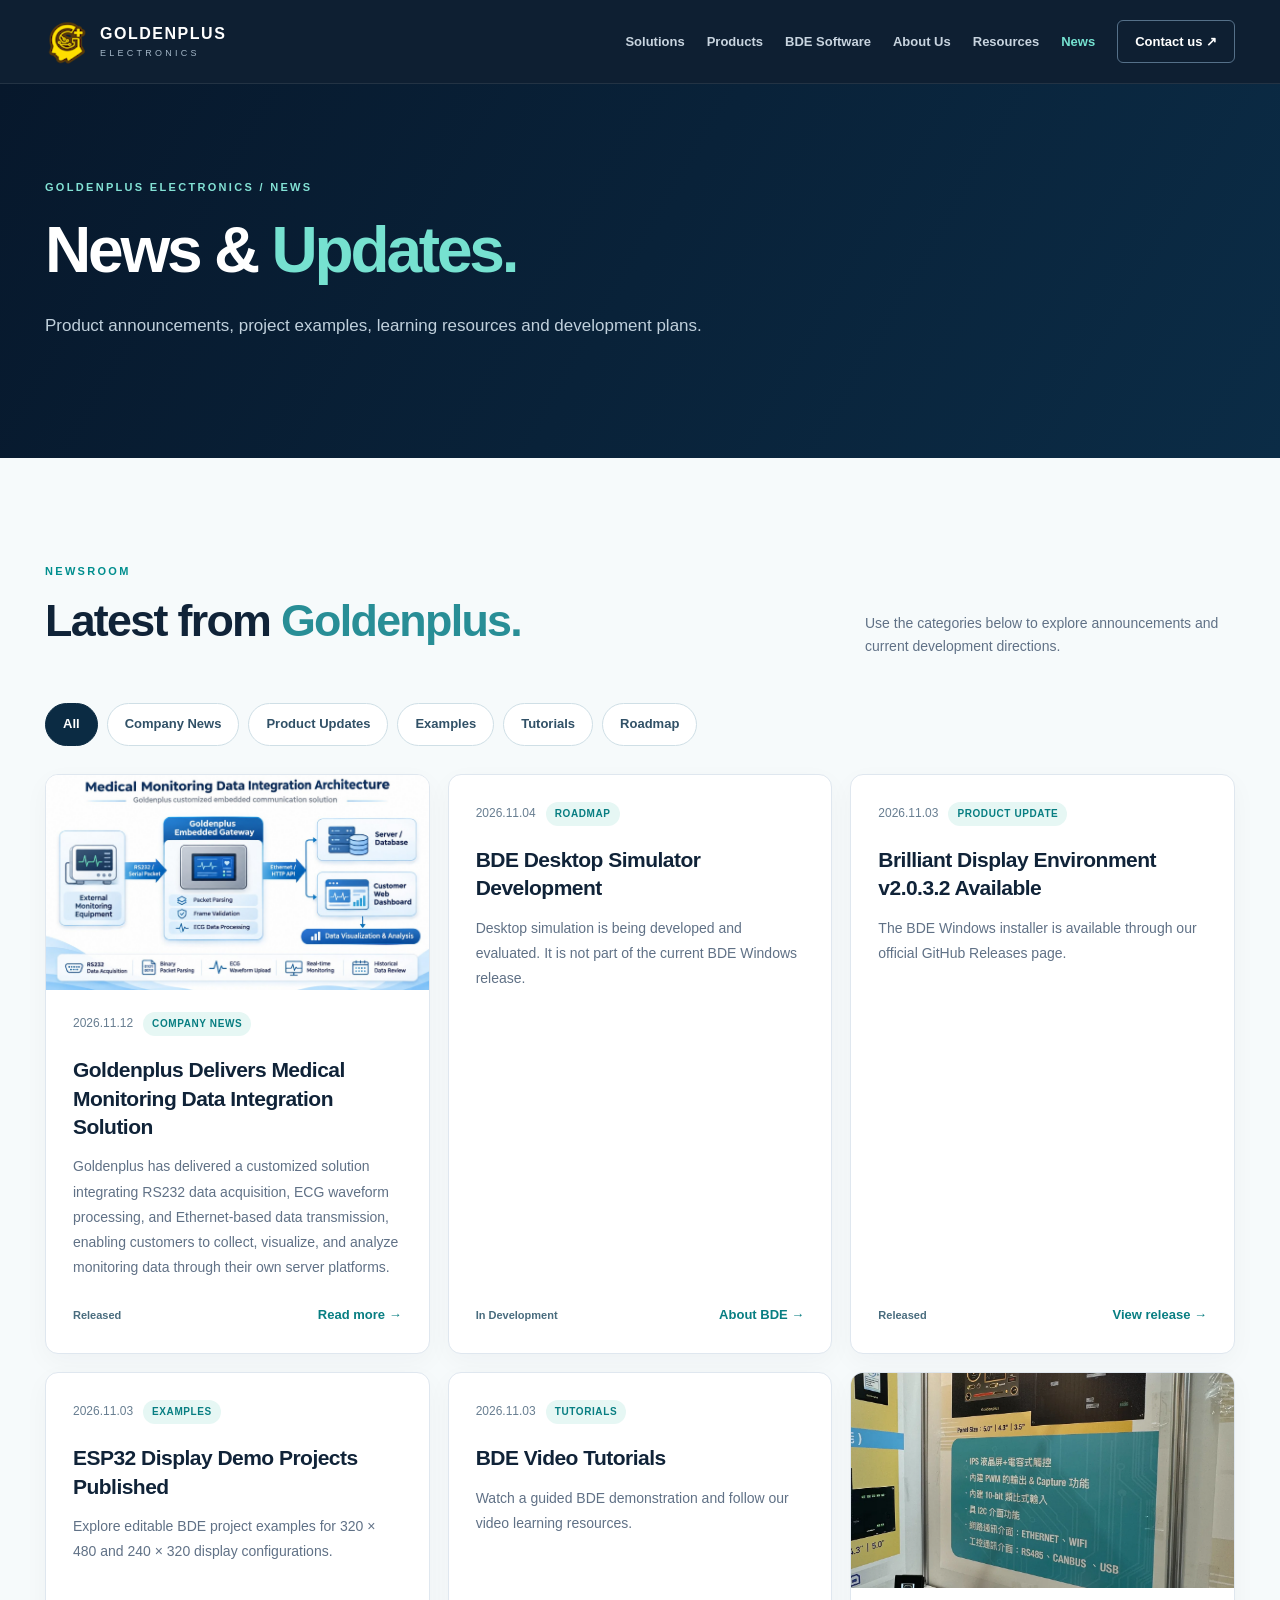
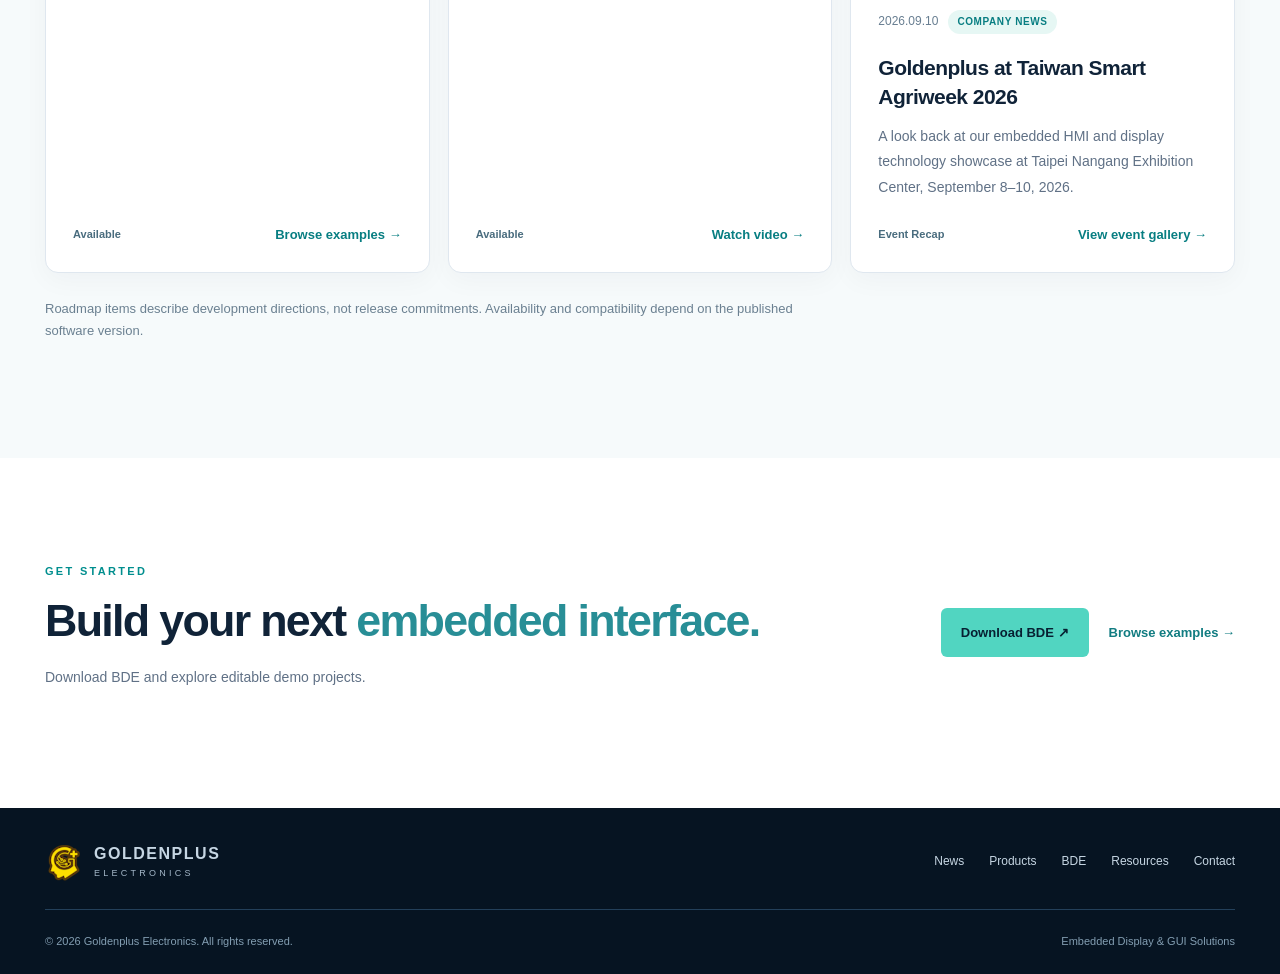
<file: news.html>
<!doctype html>
<html lang="en">
<head>
<meta charset="utf-8"/>
<meta content="width=device-width, initial-scale=1" name="viewport"/>
<meta content="#07182c" name="theme-color"/>
<meta content="News, product updates, tutorials, sample projects and development plans from Goldenplus Electronics." name="description"/>
<title>News &amp; Updates | Goldenplus Electronics</title>
<link rel="canonical" href="https://goldenplus-elec.com.tw/news/">
<meta property="og:type" content="website">
<meta property="og:site_name" content="Goldenplus Electronics">
<meta property="og:url" content="https://goldenplus-elec.com.tw/news/">
<meta property="og:title" content="News &amp; Updates | Goldenplus Electronics">
<meta property="og:description" content="News, product updates, tutorials, sample projects and development plans from Goldenplus Electronics.">
<!-- Set the asset base before loading styles/scripts on nested production URLs. -->
<script>
if (/^(www\.)?goldenplus-elec\.com\.tw$/i.test(window.location.hostname)) {
    var siteBase = document.createElement('base');
    siteBase.href = '/';
    document.head.appendChild(siteBase);
}
</script>
<link href="assets/images/goldenplus-mark.png" rel="icon" type="image/png"/>
<link href="assets/css/style.css?v=1915b0144743" rel="stylesheet"/>
<script defer src="assets/js/routes.js?v=c92b873f3d51"></script>
<script defer="" src="assets/js/main.js?v=837a102c98b4"></script>
<script defer="True" src="assets/js/news.js?v=5d70c9dbed1f"></script></head>
<body><a class="skip-link" href="#main">Skip to content</a>
<header class="site-header" id="top">
<div class="container nav-inner">
<a aria-label="Goldenplus Electronics home" class="brand" href="index.html">
<img alt="Goldenplus mark" height="44" src="assets/images/goldenplus-mark.png" width="44"/>
<span><strong>GOLDENPLUS</strong><small>ELECTRONICS</small></span>
</a>
<button aria-controls="primary-nav" aria-expanded="false" aria-label="Open navigation" class="menu-toggle" type="button"><span></span><span></span><span></span></button>
<nav aria-label="Main navigation" class="primary-nav" id="primary-nav"><a href="index.html#solutions">Solutions</a><a href="products.html">Products</a><a href="bde.html">BDE Software</a><a href="about.html">About Us</a><a href="index.html#resources">Resources</a><a aria-current="page" href="news.html">News</a><a class="nav-contact" href="index.html#contact">Contact us ↗</a></nav>
</div>
</header>
<main id="main">
<section class="inner-hero news-hero">
<div class="container"><p class="eyebrow">GOLDENPLUS ELECTRONICS / NEWS</p>
<h1>News &amp; <em>Updates.</em></h1>
<p class="inner-lead">Product announcements, project examples, learning resources and development plans.</p></div>
</section>
<section aria-labelledby="all-news-heading" class="section news-page-section">
<div class="container">
<div class="section-heading"><div><p class="section-kicker">NEWSROOM</p><h2 id="all-news-heading">Latest from <span>Goldenplus.</span></h2></div>
<p>Use the categories below to explore announcements and current development directions.</p>
</div>
<div aria-label="Filter news categories" class="news-filters" role="group">
<button aria-pressed="true" class="news-filter is-active" data-news-filter="All" type="button">All</button>
<button aria-pressed="false" class="news-filter" data-news-filter="Company News" type="button">Company News</button>
<button aria-pressed="false" class="news-filter" data-news-filter="Product Update" type="button">Product Updates</button>
<button aria-pressed="false" class="news-filter" data-news-filter="Examples" type="button">Examples</button>
<button aria-pressed="false" class="news-filter" data-news-filter="Tutorials" type="button">Tutorials</button>
<button aria-pressed="false" class="news-filter" data-news-filter="Roadmap" type="button">Roadmap</button>
</div>
<div aria-live="polite" class="news-grid" data-news-list="all"><p class="news-loading">Loading news…</p></div>
<p class="news-disclaimer">Roadmap items describe development directions, not release commitments. Availability and compatibility depend on the published software version.</p>
</div>
</section>
<section class="section news-cta-section"><div class="container news-cta-inner"><div><p class="section-kicker">GET STARTED</p><h2>Build your next <span>embedded interface.</span></h2><p class="muted">Download BDE and explore editable demo projects.</p></div><div class="news-cta-links"><a class="btn btn-primary" href="https://github.com/ojamesla/BDE-Releases/releases/latest" rel="noopener noreferrer" target="_blank">Download BDE ↗</a><a class="text-link" href="https://github.com/ojamesla/BDE-Examples" rel="noopener noreferrer" target="_blank">Browse examples →</a></div></div></section>
</main>
<footer class="site-footer"><div class="container footer-main"><a class="brand" href="index.html"><img alt="" height="38" src="assets/images/goldenplus-mark.png" width="38"/><span><strong>GOLDENPLUS</strong><small>ELECTRONICS</small></span></a><div class="footer-links"><a href="news.html">News</a><a href="products.html">Products</a><a href="bde.html">BDE</a><a href="index.html#resources">Resources</a><a href="index.html#contact">Contact</a></div></div><div class="container footer-bottom"><span>© <span id="year">2026</span> Goldenplus Electronics. All rights reserved.</span><span>Embedded Display &amp; GUI Solutions</span></div></footer>
</body></html>
</file>
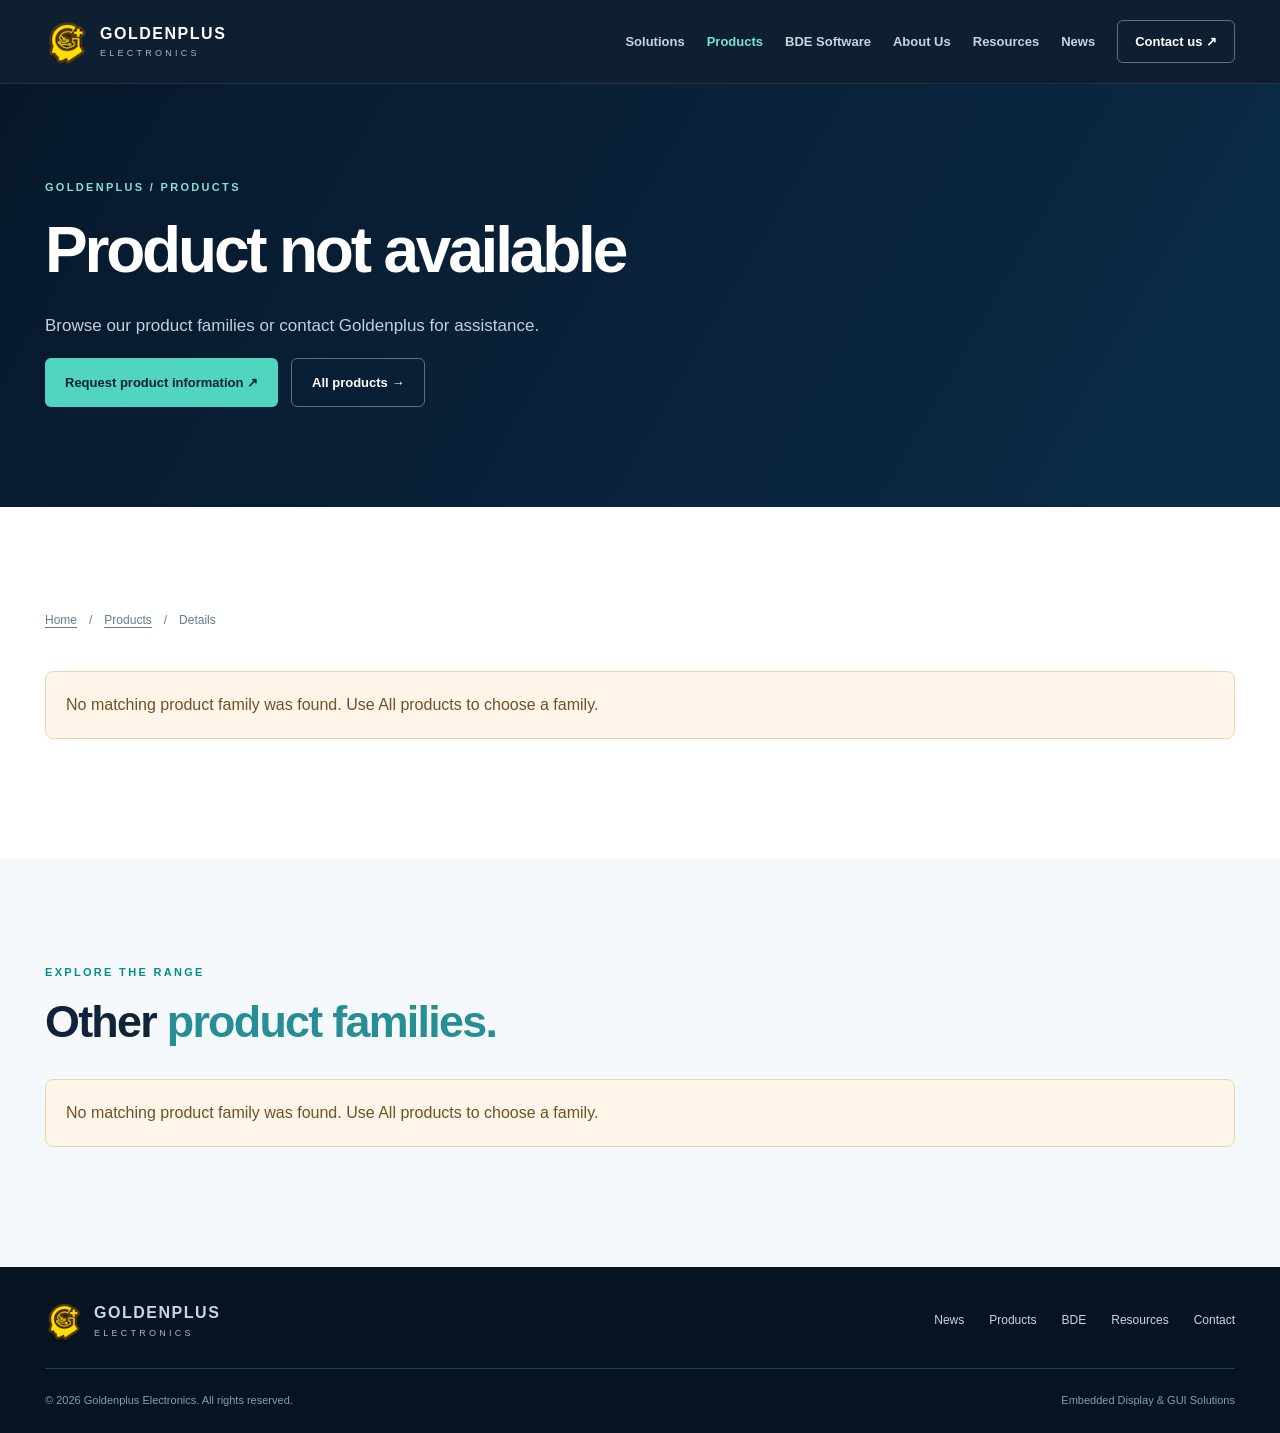
<file: product.html>
<!doctype html>
<html lang="en"><head><meta charset="utf-8"><meta name="viewport" content="width=device-width, initial-scale=1"><meta name="theme-color" content="#07182c">
<meta name="description" content="Goldenplus product features, display configurations and English and Chinese brochures.">
<title>Product Details | Goldenplus Electronics</title>
<!-- Set the asset base before loading styles/scripts on nested production URLs. -->
<script>
if (/^(www\.)?goldenplus-elec\.com\.tw$/i.test(window.location.hostname)) {
    var siteBase = document.createElement('base');
    siteBase.href = '/';
    document.head.appendChild(siteBase);
}
</script>
<link rel="icon" href="assets/images/goldenplus-mark.png" type="image/png"><link rel="stylesheet" href="assets/css/style.css?v=1915b0144743">
<script defer src="assets/js/routes.js?v=c92b873f3d51"></script>
<script defer src="assets/js/main.js?v=837a102c98b4"></script><script defer src="assets/js/products.js?v=cedfb3c3f5db"></script>
</head>
<body><a class="skip-link" href="#main">Skip to content</a>
<header class="site-header" id="top">
<div class="container nav-inner">
<a aria-label="Goldenplus Electronics home" class="brand" href="index.html">
<img alt="Goldenplus mark" height="44" src="assets/images/goldenplus-mark.png" width="44"/>
<span><strong>GOLDENPLUS</strong><small>ELECTRONICS</small></span>
</a>
<button aria-controls="primary-nav" aria-expanded="false" aria-label="Open navigation" class="menu-toggle" type="button"><span></span><span></span><span></span></button>
<nav aria-label="Main navigation" class="primary-nav" id="primary-nav"><a href="index.html#solutions">Solutions</a><a aria-current="page" href="products.html">Products</a><a href="bde.html">BDE Software</a><a href="about.html">About Us</a><a href="index.html#resources">Resources</a><a href="news.html">News</a><a class="nav-contact" href="index.html#contact">Contact us ↗</a></nav>
</div>
</header>
<main id="main"><section class="inner-hero"><div class="container"><p class="eyebrow" id="product-category">GOLDENPLUS / PRODUCTS</p><h1 id="product-title">Product details</h1><p class="inner-lead" id="product-summary">Loading product information…</p><div class="hero-actions"><a class="btn btn-primary" id="product-inquiry" href="mailto:goldenplus@goldenplus-elec.com.tw">Request product information ↗</a><a class="btn btn-ghost" href="products.html">All products →</a></div></div></section>
<section class="section product-detail-section"><div class="container"><nav class="breadcrumb" aria-label="Breadcrumb"><a href="index.html">Home</a><span aria-hidden="true">/</span><a href="products.html">Products</a><span aria-hidden="true">/</span><span id="product-breadcrumb" aria-current="page">Details</span></nav><div id="product-body" aria-live="polite"><p>Loading product information…</p></div><noscript><p>Enable JavaScript to view product configurations. You can also <a href="mailto:goldenplus@goldenplus-elec.com.tw">request product information by email</a>.</p></noscript></div></section>
<section class="section related-section"><div class="container"><p class="section-kicker">EXPLORE THE RANGE</p><h2>Other <span>product families.</span></h2><div class="family-grid" data-product-cards="related"></div></div></section></main><footer class="site-footer"><div class="container footer-main"><a class="brand" href="index.html"><img alt="" height="38" src="assets/images/goldenplus-mark.png" width="38"/><span><strong>GOLDENPLUS</strong><small>ELECTRONICS</small></span></a><div class="footer-links"><a href="news.html">News</a><a href="products.html">Products</a><a href="bde.html">BDE</a><a href="index.html#resources">Resources</a><a href="index.html#contact">Contact</a></div></div><div class="container footer-bottom"><span>© <span id="year">2026</span> Goldenplus Electronics. All rights reserved.</span><span>Embedded Display &amp; GUI Solutions</span></div></footer>
</body></html>
</file>
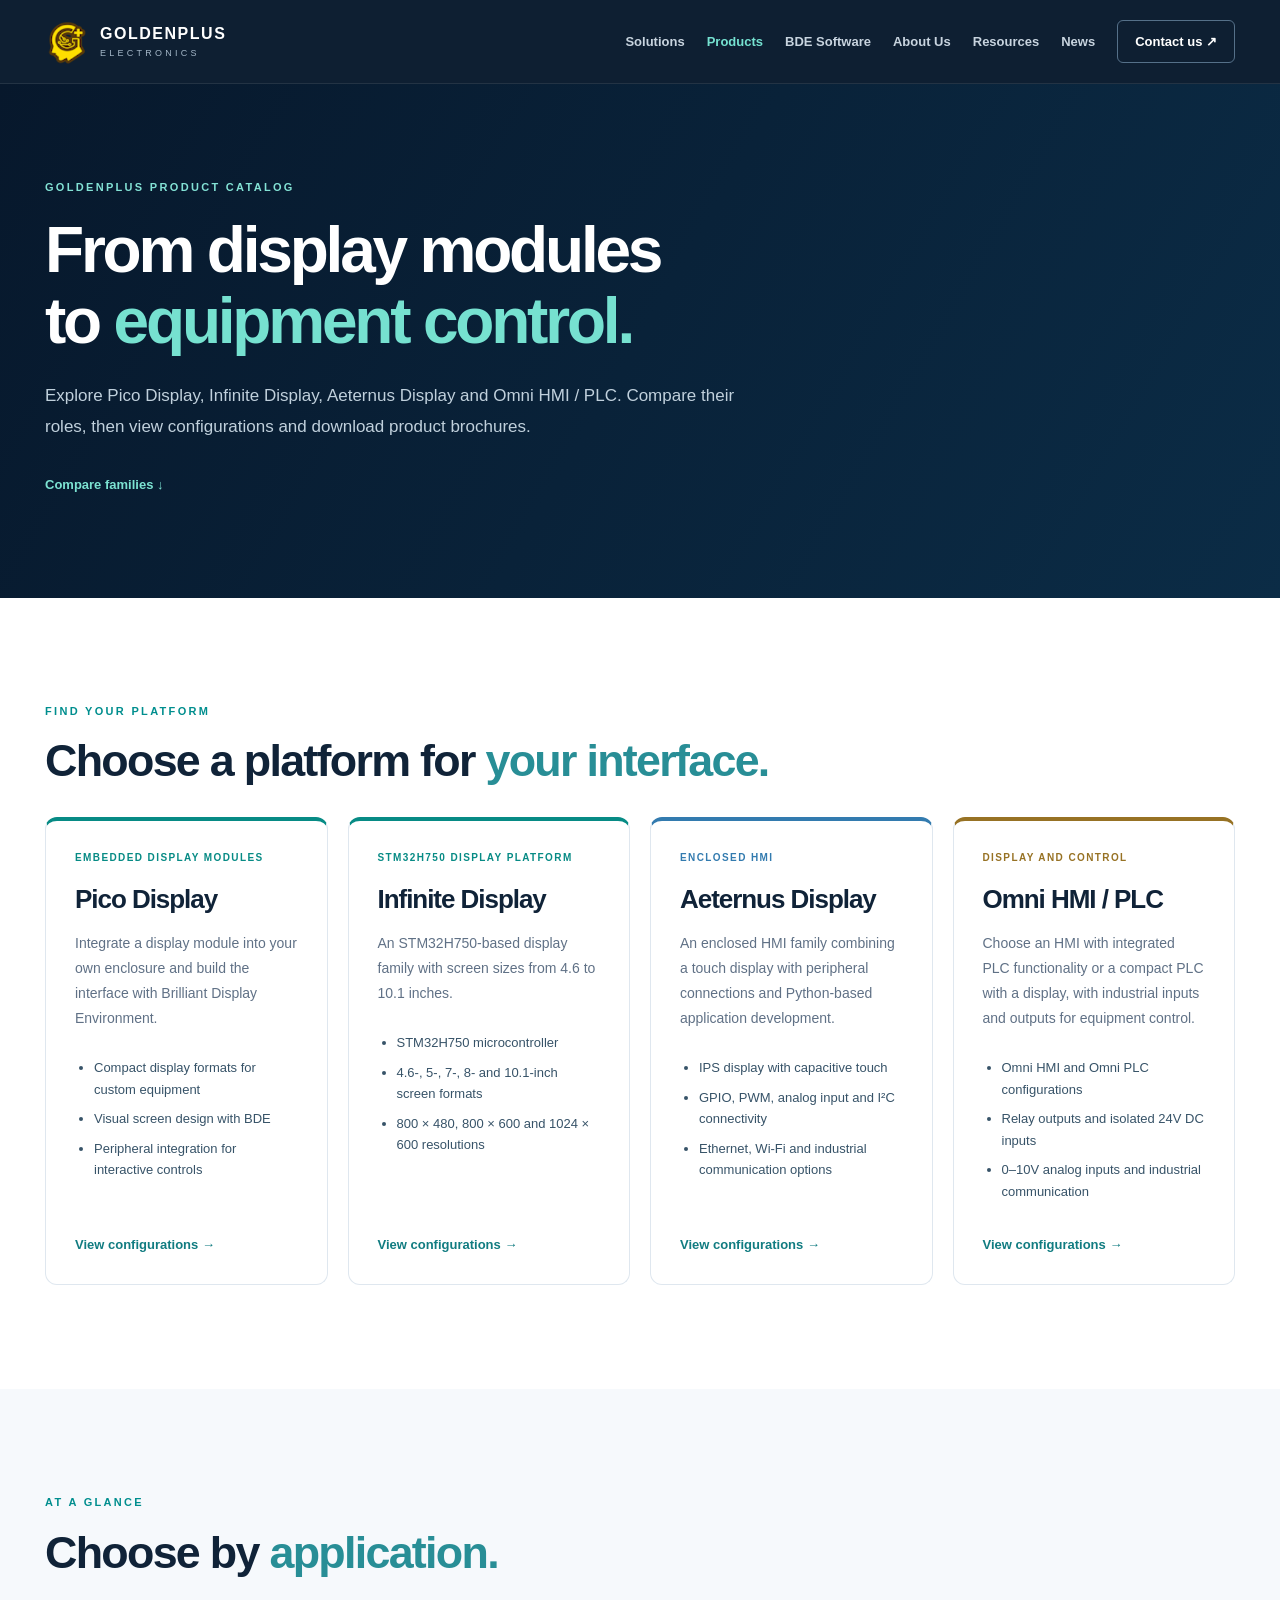
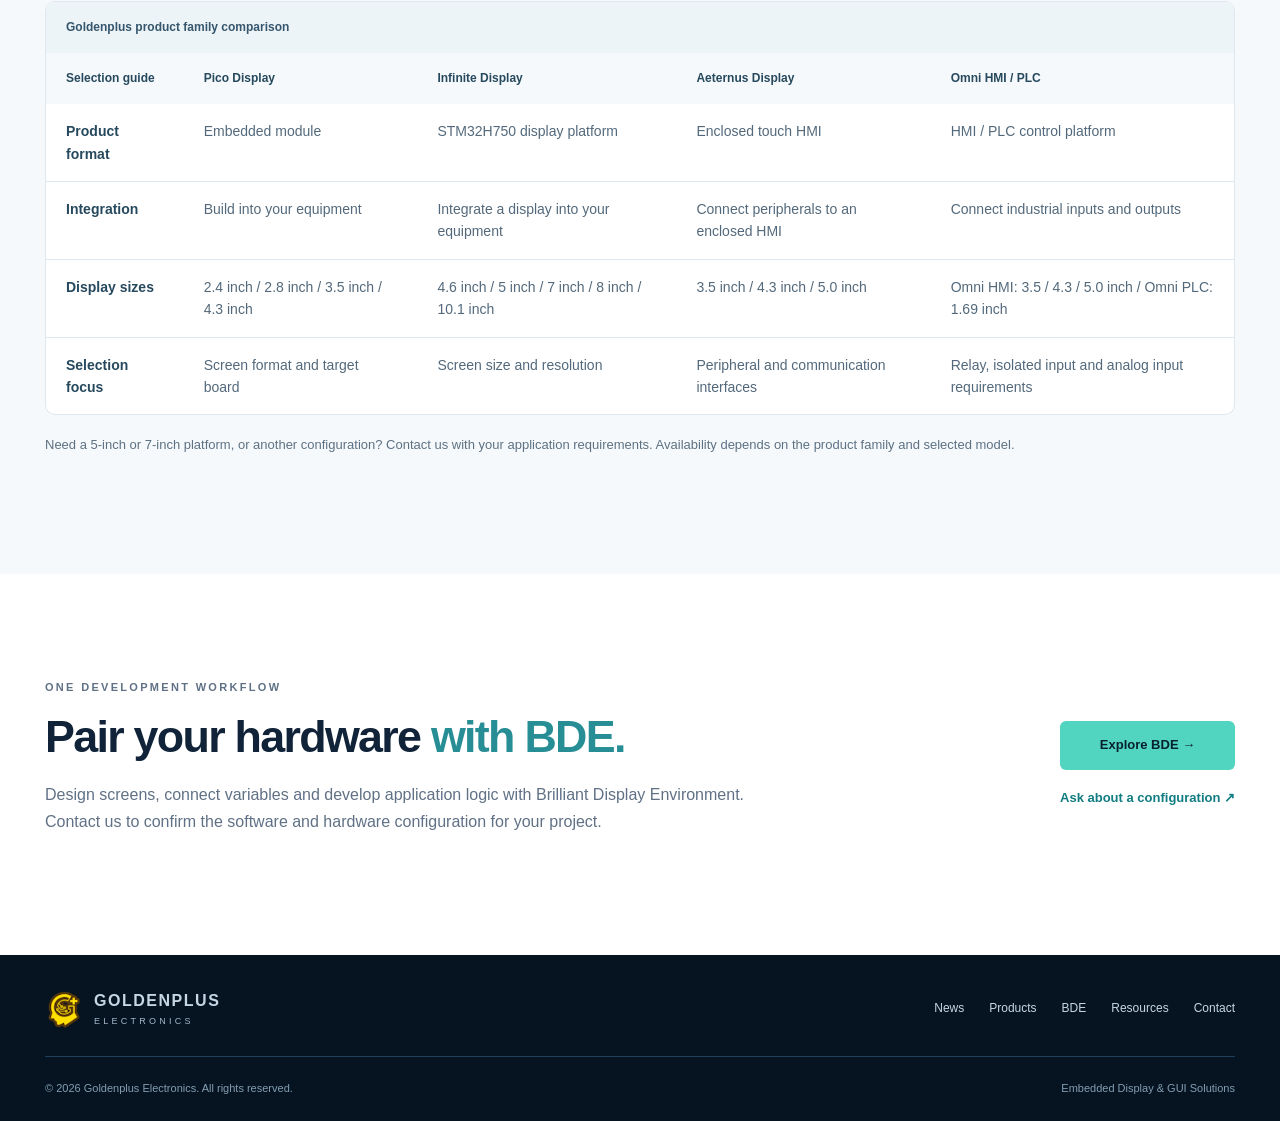
<file: products.html>
<!doctype html>
<html lang="en"><head><meta charset="utf-8"><meta name="viewport" content="width=device-width, initial-scale=1"><meta name="theme-color" content="#07182c">
<meta name="description" content="Compare Goldenplus Pico Display modules, Infinite STM32H750 displays, Aeternus enclosed HMI and Omni HMI / PLC configurations.">
<title>Products | Goldenplus Electronics</title>
<link rel="canonical" href="https://goldenplus-elec.com.tw/products">
<meta property="og:type" content="website">
<meta property="og:site_name" content="Goldenplus Electronics">
<meta property="og:url" content="https://goldenplus-elec.com.tw/products">
<meta property="og:title" content="Products | Goldenplus Electronics">
<meta property="og:description" content="Compare Goldenplus Pico Display modules, Infinite STM32H750 displays, Aeternus enclosed HMI and Omni HMI / PLC configurations.">
<!-- Set the asset base before loading styles/scripts on nested production URLs. -->
<script>
if (/^(www\.)?goldenplus-elec\.com\.tw$/i.test(window.location.hostname)) {
    var siteBase = document.createElement('base');
    siteBase.href = '/';
    document.head.appendChild(siteBase);
}
</script>
<link rel="icon" href="assets/images/goldenplus-mark.png" type="image/png"><link rel="stylesheet" href="assets/css/style.css?v=1915b0144743">
<script defer src="assets/js/routes.js?v=c92b873f3d51"></script>
<script defer src="assets/js/main.js?v=837a102c98b4"></script><script defer src="assets/js/products.js?v=cedfb3c3f5db"></script>
</head>
<body><a class="skip-link" href="#main">Skip to content</a>
<header class="site-header" id="top">
<div class="container nav-inner">
<a aria-label="Goldenplus Electronics home" class="brand" href="index.html">
<img alt="Goldenplus mark" height="44" src="assets/images/goldenplus-mark.png" width="44"/>
<span><strong>GOLDENPLUS</strong><small>ELECTRONICS</small></span>
</a>
<button aria-controls="primary-nav" aria-expanded="false" aria-label="Open navigation" class="menu-toggle" type="button"><span></span><span></span><span></span></button>
<nav aria-label="Main navigation" class="primary-nav" id="primary-nav"><a href="index.html#solutions">Solutions</a><a aria-current="page" href="products.html">Products</a><a href="bde.html">BDE Software</a><a href="about.html">About Us</a><a href="index.html#resources">Resources</a><a href="news.html">News</a><a class="nav-contact" href="index.html#contact">Contact us ↗</a></nav>
</div>
</header>
<main id="main">
<section class="inner-hero"><div class="container"><p class="eyebrow">GOLDENPLUS PRODUCT CATALOG</p><h1>From display modules<br/>to <em>equipment control.</em></h1><p class="inner-lead">Explore Pico Display, Infinite Display, Aeternus Display and Omni HMI / PLC. Compare their roles, then view configurations and download product brochures.</p><a class="text-link catalog-jump" href="#compare">Compare families ↓</a></div></section>
<section class="section catalog-section"><div class="container"><p class="section-kicker">FIND YOUR PLATFORM</p><h2>Choose a platform for <span>your interface.</span></h2><div class="family-grid" data-product-cards="catalog" aria-live="polite"><p>Loading product families…</p></div><noscript><p>Pico Display provides embedded modules; Infinite Display is based on STM32H750; Aeternus Display provides enclosed HMI; Omni HMI / PLC integrates displays and equipment control. Enable JavaScript to view configurations or <a href="mailto:goldenplus@goldenplus-elec.com.tw">contact Goldenplus</a>.</p></noscript></div></section>
<section class="section family-comparison" id="compare"><div class="container"><p class="section-kicker">AT A GLANCE</p><h2>Choose by <span>application.</span></h2><div data-product-comparison aria-live="polite"></div></div></section>
<section class="section"><div class="container catalog-help"><div><p class="section-kicker">ONE DEVELOPMENT WORKFLOW</p><h2>Pair your hardware <span>with BDE.</span></h2><p>Design screens, connect variables and develop application logic with Brilliant Display Environment. Contact us to confirm the software and hardware configuration for your project.</p></div><div class="catalog-actions"><a class="btn btn-primary" href="bde.html">Explore BDE →</a><a class="text-link" href="mailto:goldenplus@goldenplus-elec.com.tw">Ask about a configuration ↗</a></div></div></section>
</main><footer class="site-footer"><div class="container footer-main"><a class="brand" href="index.html"><img alt="" height="38" src="assets/images/goldenplus-mark.png" width="38"/><span><strong>GOLDENPLUS</strong><small>ELECTRONICS</small></span></a><div class="footer-links"><a href="news.html">News</a><a href="products.html">Products</a><a href="bde.html">BDE</a><a href="index.html#resources">Resources</a><a href="index.html#contact">Contact</a></div></div><div class="container footer-bottom"><span>© <span id="year">2026</span> Goldenplus Electronics. All rights reserved.</span><span>Embedded Display &amp; GUI Solutions</span></div></footer>
</body></html>
</file>
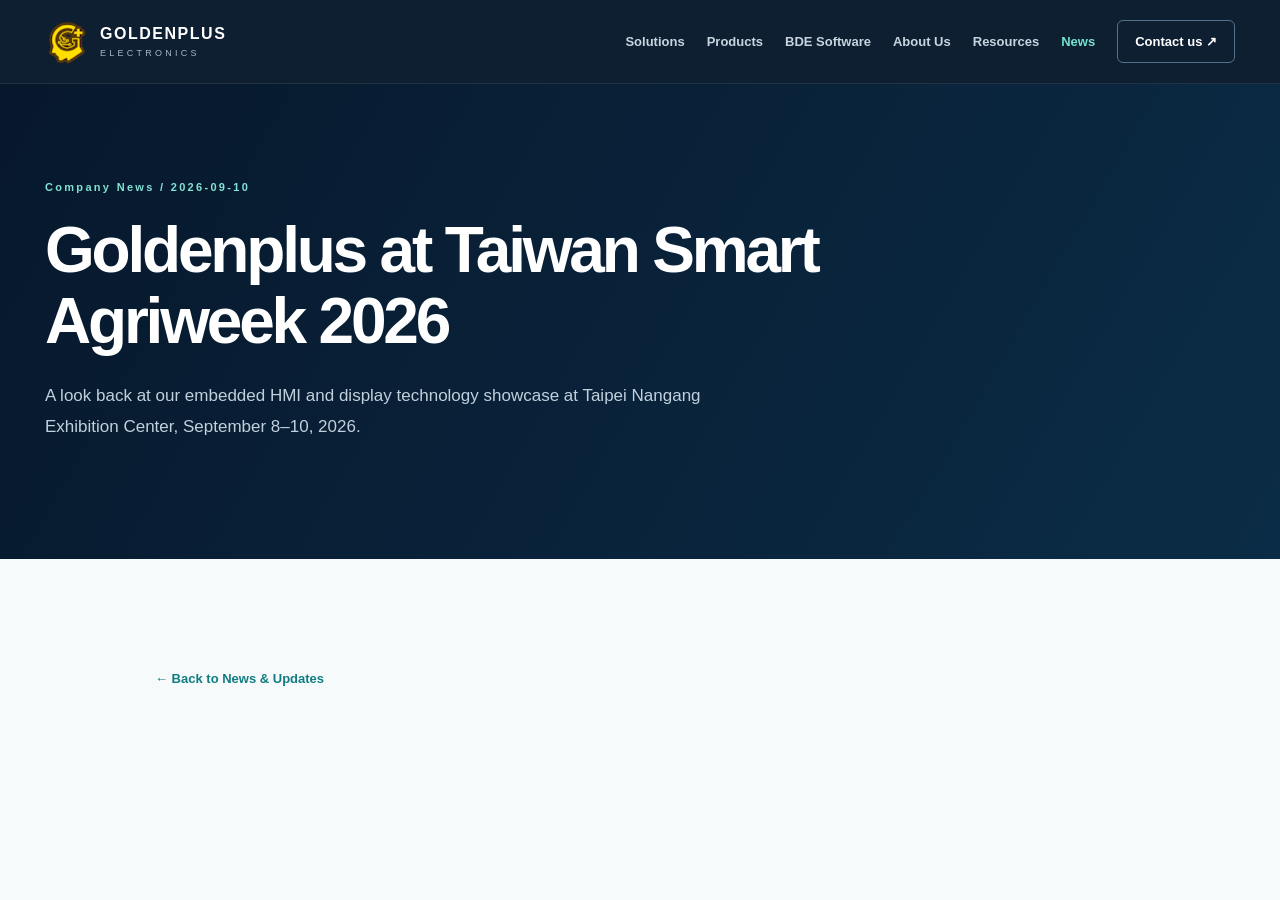
<file: news/taiwan-smart-agriweek-2026.html>
<!doctype html><html lang="en"><head><meta charset="utf-8"><meta name="viewport" content="width=device-width, initial-scale=1"><meta http-equiv="refresh" content="0; url=../article.html?id=taiwan-smart-agriweek-2026"><link rel="canonical" href="../article.html?id=taiwan-smart-agriweek-2026"><title>Redirecting | Goldenplus Electronics</title></head><body><p>This article has moved to <a href="../article.html?id=taiwan-smart-agriweek-2026">the news page</a>.</p></body></html>
</file>
<file: assets/css/style.css>
:root{--navy:#07182c;--navy2:#0b223a;--ink:#102338;--muted:#607186;--border:#dfe7ef;--paper:#f6f9fc;--white:#fff;--accent:#47d6c2;--yellow:#f4c54b;--max:1190px}*{box-sizing:border-box}html{scroll-behavior:smooth;scroll-padding-top:80px}body{margin:0;color:var(--ink);background:#fff;font:16px/1.65 -apple-system,BlinkMacSystemFont,'Segoe UI',Roboto,Arial,sans-serif}a{color:inherit;text-decoration:none}button{font:inherit}img{max-width:100%;height:auto;display:block}.container{width:min(var(--max),calc(100% - 56px));margin-inline:auto}.skip-link{position:absolute;left:10px;top:-60px;padding:10px;background:#fff;z-index:100}.skip-link:focus{top:10px}.site-header{height:84px;position:sticky;top:0;background:rgba(7,24,44,.97);color:white;z-index:40;border-bottom:1px solid rgba(255,255,255,.09);backdrop-filter:blur(14px)}.nav-inner,.brand,.primary-nav,.hero-actions,.hero-points,.hero-bottom-inner,.section-heading,.footer-main,.footer-bottom{display:flex;align-items:center}.nav-inner{height:100%;justify-content:space-between;gap:28px}.brand{gap:11px;flex-shrink:0}.brand img{object-fit:contain}.brand strong,.brand small{display:block;line-height:1.15;letter-spacing:.095em}.brand strong{font-size:16px;font-weight:800}.brand small{font-size:9px;margin-top:5px;color:#a4b7c8;letter-spacing:.36em}.primary-nav{gap:31px;font-size:13px;font-weight:650}.primary-nav>a:not(.nav-contact){color:#c8d4df;transition:color .2s}.primary-nav>a:hover{color:#fff}.nav-contact{border:1px solid #557089;border-radius:6px;padding:10px 17px;color:#fff}.nav-contact:hover{border-color:var(--accent)}.menu-toggle{display:none;background:transparent;border:0;padding:10px;cursor:pointer}.menu-toggle span{display:block;width:25px;height:2px;background:#fff;margin:5px}.hero{position:relative;overflow:hidden;color:#fff;background:linear-gradient(130deg,#07182c 0%,#0a223a 62%,#0b2d47 100%)}.hero-grid{display:grid;grid-template-columns:1.04fr .96fr;min-height:596px;align-items:center;gap:57px;padding-top:77px;padding-bottom:90px;position:relative;z-index:2}.hero-glow{position:absolute;border-radius:100%;filter:blur(7px);pointer-events:none}.glow-one{width:550px;height:550px;right:-210px;top:-200px;background:radial-gradient(circle,rgba(14,157,166,.2),transparent 68%)}.glow-two{width:580px;height:580px;left:-350px;bottom:-380px;background:radial-gradient(circle,rgba(48,115,187,.27),transparent 70%)}.eyebrow,.section-kicker,.resource-type,.product-number{font-size:11px;letter-spacing:.21em;font-weight:800}.eyebrow{color:#83e2d5;display:flex;align-items:center;gap:11px}.eyebrow-dot,.pulse,.live-indicator{width:8px;height:8px;background:#51dbc3;border-radius:50%;display:inline-block;box-shadow:0 0 0 5px rgba(81,219,195,.13)}h1,h2,h3,p{margin-top:0}.hero h1{font-size:clamp(44px,4.5vw,69px);line-height:1.09;letter-spacing:-.05em;max-width:630px;margin:22px 0 24px;font-weight:760}.hero h1 em{color:#78e3d3;font-style:normal}.hero-lead{max-width:550px;color:#bacbdc;font-size:16px;line-height:1.9;margin-bottom:32px}.hero-actions{gap:13px;flex-wrap:wrap}.btn{display:inline-flex;gap:18px;align-items:center;justify-content:center;font-size:13px;font-weight:800;min-height:49px;padding:12px 20px;border-radius:6px;transition:transform .2s,background .2s}.btn:hover{transform:translateY(-2px)}.btn-primary{background:#51d5c1;color:#072032}.btn-primary:hover{background:#7de6d6}.btn-ghost{color:#fff;border:1px solid #577089}.btn-ghost:hover{background:#163b53}.hero-points{gap:16px;flex-wrap:wrap;margin-top:34px;color:#95adbf;font-size:11px}.hero-points span+span:before{content:'·';margin-right:16px;color:#51d5c1}.hero-visual{position:relative}.hero-visual-frame{background:#142c40;border:1px solid rgba(139,220,224,.18);padding:11px;border-radius:18px;box-shadow:0 40px 95px rgba(0,0,0,.34);transform:perspective(1300px) rotateY(-4deg)}.hero-visual-frame img{width:100%;border-radius:10px}.floating-tag{position:absolute;bottom:-31px;left:-35px;display:flex;align-items:center;gap:16px;background:#fff;color:#0a2438;padding:17px 22px;border-radius:9px;box-shadow:0 20px 55px rgba(0,0,0,.25)}.floating-tag strong,.floating-tag small{display:block}.floating-tag strong{font-size:13px}.floating-tag small{font-size:11px;color:#667c8e}.visual-grid{position:absolute;inset:-25px -20px -25px 10px;z-index:-1;background-image:linear-gradient(rgba(114,217,218,.07) 1px,transparent 1px),linear-gradient(90deg,rgba(114,217,218,.07) 1px,transparent 1px);background-size:30px 30px;mask-image:linear-gradient(90deg,transparent,#000)}.hero-bottom{border-top:1px solid rgba(255,255,255,.1);position:relative;z-index:2}.hero-bottom-inner{min-height:53px;justify-content:space-between;color:#91a9bd;font-size:10px;letter-spacing:.16em;font-weight:750}.section{padding:104px 0}.section-kicker{color:#008e8e;margin-bottom:14px}.intro-grid{display:grid;grid-template-columns:1fr 1fr;gap:100px;align-items:center}.section h2,.contact-section h2{font-size:clamp(33px,3.5vw,49px);line-height:1.19;letter-spacing:-.038em;margin:0 0 19px}.section h2 span{color:#288e96}.section-lead{font-size:18px;line-height:1.7;color:#34485e}.muted{color:var(--muted);font-size:14px}.capabilities{display:grid;grid-template-columns:repeat(3,1fr);margin-top:54px;border:1px solid var(--border);border-radius:13px;overflow:hidden}.capability{padding:34px;border-right:1px solid var(--border)}.capability:last-child{border-right:0}.capability-icon{font-size:28px;color:#0a948f}.capability h3{font-size:17px;margin:16px 0 10px}.capability p{font-size:13px;color:var(--muted);margin:0}.hardware-section{background:var(--paper)}.section-heading{justify-content:space-between;align-items:end;gap:60px;margin-bottom:36px}.section-heading>p{max-width:370px;color:var(--muted);font-size:14px;margin-bottom:8px}.product-grid{display:grid;grid-template-columns:repeat(4,1fr);gap:15px}.product-card{background:#fff;border:1px solid var(--border);border-radius:11px;overflow:hidden;transition:transform .2s,box-shadow .2s}.product-card:hover{transform:translateY(-4px);box-shadow:0 14px 35px #123b5515}.product-photo{height:225px;display:flex;align-items:center;justify-content:center;padding:22px;background:linear-gradient(160deg,#f5fafc,#eaf2f7)}.product-photo img{max-height:100%;object-fit:contain}.product-info{padding:20px 21px 24px}.product-number{font-size:9px;color:#5b899a}.product-info h3{font-size:31px;line-height:1;margin:12px 0 8px;letter-spacing:-.03em}.product-info h3 span{font-size:14px;color:#607186;font-weight:500}.product-info p{color:#657a8c;font-size:12px;margin:0}.hardware-note{color:#748599;font-size:12px;margin:19px 0 0}.other-families{margin-top:42px;border-top:1px solid #d6e1ea;padding-top:25px;display:flex;align-items:center;justify-content:space-between;gap:20px}.other-families>div{display:grid;gap:4px}.other-families strong{font-size:15px}.other-families span{font-size:12px;color:#75879a}.other-families>a,.text-link{font-size:13px;font-weight:800;color:#117c81}.bde-section{background:#fff}.bde-grid{display:grid;grid-template-columns:.92fr 1.08fr;align-items:center;gap:65px}.bde-copy .section-lead{font-size:16px}.check-list{list-style:none;margin:24px 0 30px;padding:0;display:grid;gap:9px;font-size:14px;color:#486076}.check-list li:before{content:'✓';display:inline-block;color:#078f85;font-weight:800;margin-right:10px}.bde-actions{display:flex;align-items:center;flex-wrap:wrap;gap:19px}.version-note{font-size:11px;color:#8495a6;margin-top:20px}.bde-preview{background:#edf2f7;border:1px solid #d5e0e8;border-radius:15px;overflow:hidden;box-shadow:0 22px 68px rgba(10,35,64,.14)}.preview-top{height:43px;background:#0a2038;display:flex;align-items:center;justify-content:space-between;padding:0 18px;color:#8fa8be;letter-spacing:.14em;font-weight:800;font-size:10px}.window-dots{display:flex;gap:6px}.window-dots i{width:8px;height:8px;border-radius:50%;background:#526578}.window-dots i:first-child{background:#d8827b}.window-dots i:nth-child(2){background:#dfbd6d}.bde-preview>img{width:100%;max-height:480px;object-fit:contain;padding:18px;background:#eaf0f5}.preview-bottom{height:43px;display:flex;align-items:center;gap:13px;padding:0 18px;color:#5e7389;font-size:11px;font-weight:650}.live-indicator{width:6px;height:6px;box-shadow:none}.resources-section{background:#f7fafc}.resources-grid{display:grid;grid-template-columns:repeat(3,1fr);gap:18px}.resource-card{background:white;padding:31px;border:1px solid var(--border);border-radius:12px;min-height:280px;display:flex;flex-direction:column;transition:transform .2s,border-color .2s}.resource-card:hover{transform:translateY(-4px);border-color:#42c5b9}.resource-ico{font-size:23px;color:#008f90;width:49px;height:49px;border:1px solid #c9e9e7;border-radius:9px;display:flex;align-items:center;justify-content:center;font-weight:700;margin-bottom:20px}.resource-type{font-size:10px;color:#7090a2}.resource-card h3{font-size:21px;margin:10px 0 8px;letter-spacing:-.025em}.resource-card p{font-size:13px;color:var(--muted);margin-bottom:25px}.resource-cta{margin-top:auto;color:#078d88;font-size:12px;font-weight:800}.contact-section{padding:85px 0;background:linear-gradient(120deg,#0b263f,#07182c);color:white}.contact-grid{display:grid;grid-template-columns:1fr .65fr;align-items:center;gap:80px}.contact-section .section-kicker{color:#74ddd0}.contact-section h2 em{font-style:normal;color:#74ddd0}.contact-section p{max-width:540px;color:#b7c9d7;font-size:14px}.contact-cta{justify-self:end}.contact-warning{max-width:275px;font-size:11px!important;color:#d7c695!important;line-height:1.5}.footer-site-link{font-size:12px;color:#8ab4cb}.site-footer{background:#061422;color:#c6d6e3;padding:35px 0 24px}.footer-main{justify-content:space-between;gap:25px;padding-bottom:28px;border-bottom:1px solid #23405a}.footer-links{display:flex;gap:25px;font-size:12px}.footer-links a:hover{color:#77dfd1}.footer-bottom{justify-content:space-between;padding-top:22px;font-size:11px;color:#839eb2}@media(max-width:980px){.hero-grid{grid-template-columns:1fr;gap:35px;padding-top:70px}.hero-copy{max-width:720px}.hero-visual{max-width:700px}.bde-grid{gap:35px}.product-photo{height:185px}.primary-nav{gap:17px}.floating-tag{left:10px}.hero-bottom-inner{gap:12px}}@media(max-width:720px){.container{width:min(100% - 36px,560px)}.site-header{height:69px}.brand strong{font-size:13px}.brand small{font-size:8px}.brand img{width:35px;height:35px}.menu-toggle{display:block}.primary-nav{display:none;position:absolute;left:0;right:0;top:69px;background:#081c32;padding:24px 18px 26px;flex-direction:column;align-items:stretch;gap:17px;border-top:1px solid #1e3c57;box-shadow:0 20px 30px #06142260}.primary-nav.is-open{display:flex}.primary-nav a{font-size:14px}.nav-contact{text-align:center}.hero-grid{padding-top:62px;padding-bottom:70px}.hero h1{font-size:clamp(40px,11vw,59px)}.hero-lead{font-size:15px}.hero-points{gap:9px}.hero-points span+span:before{margin-right:9px}.hero-visual-frame{transform:none}.floating-tag{position:relative;bottom:auto;left:auto;margin:-16px 20px 0;width:max-content;max-width:calc(100% - 40px);padding:12px}.hero-bottom-inner{font-size:8px;letter-spacing:.08em}.section{padding:72px 0}.intro-grid,.bde-grid,.contact-grid{grid-template-columns:1fr;gap:22px}.capabilities{grid-template-columns:1fr;margin-top:28px}.capability{border-right:0;border-bottom:1px solid var(--border);padding:27px}.capability:last-child{border-bottom:0}.section-heading{display:block}.section-heading>p{margin-top:20px}.product-grid{grid-template-columns:repeat(2,1fr)}.product-photo{height:190px}.product-info{padding:15px}.product-info h3{font-size:25px}.other-families{flex-wrap:wrap;gap:25px}.bde-grid{gap:35px}.resources-grid{grid-template-columns:1fr}.resource-card{min-height:auto}.contact-section{padding:65px 0}.contact-cta{justify-self:start}.footer-main,.footer-bottom{align-items:start;flex-direction:column}.footer-links{flex-wrap:wrap;gap:18px}}@media(max-width:390px){.product-grid{gap:9px}.product-photo{height:150px;padding:10px}.product-number{letter-spacing:.08em}.hero-actions .btn{width:100%}.hero-bottom-inner span:first-child{display:none}}

/* --- Multi-page extension: About, Products and BDE --- */
.primary-nav{gap:22px}.primary-nav a[aria-current="page"]{color:#75e2d1}
.section-followup{margin:22px 0 0}.history-preview{background:#f1f8fa}.history-preview-grid{display:grid;grid-template-columns:1.1fr .9fr;gap:78px;align-items:center}.history-preview .btn{margin-top:14px}.milestone-list{border-left:2px solid #89dace;padding-left:29px}.milestone-list>div{display:grid;gap:4px;padding:15px 0;border-bottom:1px solid #d7e7ec}.milestone-list strong{font-size:23px;color:#0e7b86}.milestone-list span{color:#556c7f;font-size:14px}
.inner-hero{background:linear-gradient(120deg,#07182c,#0b2c46);color:#fff;padding:94px 0 100px}.inner-hero .container{max-width:1190px}.inner-hero h1{font-size:clamp(42px,5vw,72px);line-height:1.1;letter-spacing:-.05em;max-width:900px;margin:19px 0 25px}.inner-hero h1 em{font-style:normal;color:#76e1d0}.inner-lead{max-width:700px;color:#c0d0dc;font-size:17px;line-height:1.8}.inner-hero .version-note{color:#a7c7d6;margin-top:18px}
.about-intro{display:grid;grid-template-columns:1fr 1fr;gap:70px}.timeline-section{background:#f6f9fc}.timeline-section h2{margin-bottom:35px}.timeline{display:grid;gap:18px}.timeline-entry{display:grid;grid-template-columns:155px minmax(0,1fr) 255px;gap:24px;align-items:center;background:#fff;padding:20px;border:1px solid var(--border);border-radius:12px}.timeline-year{font-size:25px;font-weight:800;color:#0a8a90;letter-spacing:-.04em}.timeline-copy h3{font-size:20px;margin:0 0 8px}.timeline-copy p{font-size:14px;color:#5c7083;line-height:1.75;margin:0}.timeline-copy .text-link{display:inline-block;margin-top:12px}.timeline-entry img{width:100%;height:145px;object-fit:cover;border-radius:8px;background:#e6edf1}.value-grid{display:grid;grid-template-columns:repeat(3,1fr);gap:18px;margin-top:25px}.value-grid article{padding:26px;background:#fff;border:1px solid var(--border);border-radius:12px}.value-grid h3{font-size:20px;margin-bottom:9px}.value-grid p{font-size:14px;color:var(--muted);margin-bottom:8px}.cta-banner{background:#0a243b;color:white}.cta-banner .section-kicker{color:#73dccf}.cta-banner p{color:#bacbdc}.banner-inner{display:flex;align-items:center;justify-content:space-between;gap:30px}.banner-actions{display:flex;gap:12px;flex-wrap:wrap}.btn-outline-light{border:1px solid #6e90a2;color:white}
.products-detail{background:#f6f9fc}.detail-product-grid{display:grid;grid-template-columns:repeat(2,1fr);gap:20px;margin-top:30px}.detail-product{display:grid;grid-template-columns:42% 1fr;align-items:center;background:white;border:1px solid var(--border);border-radius:14px;overflow:hidden}.detail-product img{width:100%;height:250px;object-fit:contain;background:#eaf2f6;padding:19px}.detail-product>div{padding:20px}.detail-product h3{font-size:28px;line-height:1.1;margin:12px 0}.detail-product p{font-size:14px;color:#5a6f80}.detail-product .product-spec{font-weight:750;color:#0a7884}.family-section{background:white}.soft-tag{display:inline-block;margin-top:9px;padding:5px 10px;border-radius:20px;background:#eaf5f5;color:#217e81;font-size:11px;font-weight:700}.bde-detail-grid{display:grid;grid-template-columns:1fr 1fr;gap:50px;align-items:center}
@media(max-width:980px){.history-preview-grid,.about-intro,.bde-detail-grid{gap:35px}.timeline-entry{grid-template-columns:105px 1fr 170px;gap:14px}.timeline-entry img{height:120px}.detail-product{grid-template-columns:1fr}.detail-product img{height:200px}.primary-nav{gap:13px;font-size:12px}}
@media(max-width:720px){.inner-hero{padding:70px 0 76px}.inner-hero h1{font-size:clamp(38px,10vw,54px)}.inner-lead{font-size:15px}.history-preview-grid,.about-intro,.bde-detail-grid{grid-template-columns:1fr}.milestone-list{margin-top:12px}.timeline-entry{grid-template-columns:1fr;gap:10px}.timeline-entry img{height:190px;order:-1}.timeline-year{font-size:22px}.value-grid,.detail-product-grid{grid-template-columns:1fr}.detail-product{grid-template-columns:42% 1fr}.detail-product img{height:200px}.banner-inner{display:block}.banner-actions{margin-top:22px}.section{padding:68px 0}.hero-visual-frame{padding:6px}.hero-bottom-inner{gap:15px}}
@media(max-width:440px){.detail-product{grid-template-columns:1fr}.detail-product img{height:210px}.timeline-entry img{height:160px}}
@media(prefers-reduced-motion:reduce){html{scroll-behavior:auto}.btn,.product-card,.resource-card{transition:none}}

/* --- Goldenplus News: shared latest cards and dedicated news page --- */
.news-section{background:#f6fafb}.news-heading{margin-bottom:32px}.news-grid{display:grid;grid-template-columns:repeat(3,minmax(0,1fr));gap:18px}.news-card{background:#fff;border:1px solid #dfe7ef;border-radius:13px;padding:27px;display:flex;flex-direction:column;min-height:260px;box-shadow:0 8px 26px rgba(10,35,64,.035)}.news-meta{display:flex;flex-wrap:wrap;align-items:center;gap:10px;margin-bottom:20px}.news-date{font-size:12px;color:#687e91;font-variant-numeric:tabular-nums}.news-category{font-size:10px;font-weight:800;letter-spacing:.06em;text-transform:uppercase;color:#087e82;background:#e6f7f4;border-radius:99px;padding:4px 9px}.news-card h3{font-size:21px;line-height:1.35;letter-spacing:-.025em;margin:0 0 13px}.news-summary{font-size:14px;line-height:1.8;color:#607186;margin-bottom:24px}.news-card-bottom{display:flex;align-items:center;justify-content:space-between;gap:14px;flex-wrap:wrap;margin-top:auto}.news-status{font-size:11px;font-weight:700;color:#496c7e}.news-link{font-size:13px;font-weight:800;color:#087e82}.news-link:hover,.news-more a:hover{text-decoration:underline}.news-more{margin-top:27px}.news-filters{display:flex;flex-wrap:wrap;gap:9px;margin-bottom:28px}.news-filter{appearance:none;background:#fff;color:#315167;border:1px solid #cfdfe6;border-radius:100px;min-height:43px;padding:8px 17px;cursor:pointer;font-weight:700;font-size:13px}.news-filter:hover{border-color:#24a99f}.news-filter.is-active{background:#0b2b43;border-color:#0b2b43;color:#fff}.news-filter:focus-visible,.news-link:focus-visible{outline:3px solid #3cbfac;outline-offset:3px}.news-page-section{background:#f6fafb}.news-disclaimer{margin-top:25px;color:#6b8091;font-size:13px;max-width:760px}.news-loading,.news-error,.news-empty{grid-column:1/-1;color:#607186;font-size:14px;padding:20px 0}.news-cta-section{background:#fff}.news-cta-inner{display:flex;align-items:center;justify-content:space-between;gap:35px}.news-cta-links{display:flex;align-items:center;gap:20px;flex-wrap:wrap}
@media(max-width:980px){.news-grid{grid-template-columns:repeat(2,minmax(0,1fr))}}
@media(max-width:720px){.news-grid{grid-template-columns:1fr}.news-card{min-height:0;padding:23px}.news-card h3{font-size:20px}.news-cta-inner{display:block}.news-cta-links{margin-top:23px}.news-filters{gap:7px}.news-filter{font-size:12px;padding:8px 13px}}

/* News photo covers and event article gallery */
.news-card-media{margin:-27px -27px 22px;overflow:hidden;border-radius:12px 12px 0 0;background:#e6f0f4;aspect-ratio:16/9}
.news-card-image{width:100%;height:100%;object-fit:cover}
.news-card:has(.news-card-media){padding-top:27px}
.event-article{max-width:970px;margin:auto}
.event-article .event-hero-image{width:100%;height:auto;aspect-ratio:16/9;object-fit:cover;border-radius:14px;margin:27px 0 30px}
.event-article h2{font-size:clamp(24px,3vw,36px);line-height:1.2;margin:34px 0 18px}
.event-article p,.event-article li{font-size:16px;color:#52687b;line-height:1.85}
.event-facts{display:grid;grid-template-columns:repeat(3,minmax(0,1fr));gap:12px;margin:20px 0 35px}
.event-facts>div{border-radius:10px;border:1px solid #dfe7ef;background:#fff;padding:16px}
.event-facts strong{display:block;font-size:11px;letter-spacing:.08em;text-transform:uppercase;color:#087e82;margin-bottom:8px}
.event-facts span{font-size:14px;color:#263b4a}
.event-gallery{display:grid;grid-template-columns:repeat(2,minmax(0,1fr));gap:16px;margin-top:23px}
.event-gallery figure{margin:0;background:#fff;border:1px solid #dfe7ef;overflow:hidden;border-radius:12px}
.event-gallery img{width:100%;height:275px;object-fit:cover}
.event-gallery figcaption{padding:12px 14px;font-size:13px;color:#546a7c}
.event-gallery a:focus-visible{outline:3px solid #2faeaa;outline-offset:2px}
@media(max-width:720px){.news-card-media{margin:-23px -23px 20px}.news-card:has(.news-card-media){padding-top:23px}.event-facts{grid-template-columns:1fr}.event-gallery{grid-template-columns:1fr}.event-gallery img{height:auto;max-height:430px;object-fit:contain;background:#eaf0f4}}

/* Shared JSON-backed article template */
.article-section{background:#f6fafb}.article-section .event-article>p:first-child{margin-bottom:20px}.article-section .event-article ul{padding-left:24px}.article-section .event-article li{margin:8px 0}.article-section .event-article .news-error{color:#9a3340}.article-section .event-gallery{margin-bottom:30px}

/* Product catalog: shared family cards, comparison tables and detail template. */
a:focus-visible,button:focus-visible,.spec-scroll:focus-visible{outline:3px solid #189f98;outline-offset:5px}
.family-hero-panel{background:rgba(255,255,255,.04);border:1px solid #315268;border-radius:16px;padding:26px;min-width:0}
.panel-label{font-size:10px;letter-spacing:.14em;color:#88b4c4;margin:0 0 17px}.hero-family{display:grid;grid-template-columns:28px minmax(0,1fr) 20px;gap:15px;align-items:center;padding:22px 0;border-top:1px solid #2a455a}.hero-family strong{font-size:24px;letter-spacing:-.03em;display:block}.hero-family small{color:#b6cad6;font-size:13px;display:block;margin-top:3px}.hero-family:hover strong,.panel-foot a:hover{color:#78e3d0}.family-index{font-size:11px;color:#73ddd0}.hero-family>span:last-child{color:#70dcca}.panel-foot{border-top:1px solid #2a455a;padding-top:18px;display:flex;flex-wrap:wrap;gap:10px;justify-content:space-between;font-size:11px;color:#b7cbd6}.panel-foot a{color:#77e2ce}
.family-grid{display:grid;grid-template-columns:repeat(3,minmax(0,1fr));gap:20px;margin-top:30px}.family-card{--family-accent:#078b85;display:flex;flex-direction:column;min-width:0;background:#fff;border:1px solid var(--border);border-top:4px solid var(--family-accent);border-radius:12px;padding:29px}.family-aeternus{--family-accent:#337baf}.family-omni{--family-accent:#977224}.family-category{color:var(--family-accent);text-transform:uppercase;font-size:10px;letter-spacing:.14em;font-weight:800;margin:0 0 18px}.family-card h3{font-size:26px;letter-spacing:-.04em;line-height:1.2;margin:0 0 15px}.family-title-link:hover{text-decoration:underline;text-underline-offset:5px}.family-summary{color:var(--muted);font-size:14px;line-height:1.8;margin:0 0 18px}.family-highlights{padding-left:19px;font-size:13px;color:#375368;margin:0 0 24px}.family-highlights li{margin:8px 0}.family-cta{margin-top:auto;font-size:13px}.family-comparison,.related-section{background:var(--paper)}.catalog-jump{display:inline-block;color:#7ce3d2;margin-top:15px}.catalog-note{font-size:13px;color:#5d7183;max-width:970px;line-height:1.8;margin-top:18px}.spec-scroll{max-width:100%;overflow-x:auto;border:1px solid var(--border);border-radius:10px;background:#fff;margin-top:22px}.spec-table{width:100%;border-collapse:collapse;text-align:left;font-size:14px;line-height:1.6}.spec-table caption{text-align:left;padding:16px 20px;background:#edf4f7;font-size:12px;font-weight:750;color:#35566c}.spec-table th,.spec-table td{padding:16px 20px;border-bottom:1px solid var(--border);vertical-align:top;min-width:120px}.spec-table thead th{background:#f6f9fb;color:#26495e;font-size:12px}.spec-table tbody th{font-weight:650;color:#26495e}.spec-table td{color:#53697b}.spec-table tr:last-child>*{border-bottom:0}.catalog-help{display:grid;grid-template-columns:1fr auto;align-items:center;gap:50px}.catalog-help p{max-width:750px;color:var(--muted)}.catalog-actions{display:flex;flex-direction:column;gap:17px}.breadcrumb{display:flex;gap:12px;flex-wrap:wrap;font-size:12px;color:#637c8e;margin-bottom:40px}.breadcrumb a{text-decoration:underline;text-underline-offset:3px}.product-intro-grid{display:grid;grid-template-columns:1fr 1fr;gap:55px;align-items:start}.product-intro-grid h2{font-size:clamp(28px,3.5vw,42px);line-height:1.2}.product-intro-grid .spec-scroll{margin-top:0}.product-block{margin-top:64px}.product-block h2{font-size:32px;line-height:1.25}.application-tags{display:flex;flex-wrap:wrap;list-style:none;padding:0;gap:12px}.application-tags li{padding:12px 18px;background:#edf6f6;border:1px solid #d9e9e9;border-radius:7px;font-size:14px}.brochure-panel{background:#f1f7f9;padding:30px;border:1px solid var(--border);border-radius:12px}.brochure-links{display:flex;flex-wrap:wrap;gap:14px;margin-top:22px}.brochure-link{background:#fff;border:1px solid #c9dfe4;border-radius:7px;padding:13px 18px;font-size:14px;font-weight:650;color:#087e82}.brochure-link:hover{border-color:#078b85;background:#eaf8f4}.catalog-error{padding:20px;background:#fff5e8;border:1px solid #ead6b3;border-radius:8px;grid-column:1/-1;color:#705126}
@media(min-width:981px){.family-grid[data-product-cards="home"],.family-grid[data-product-cards="catalog"]{grid-template-columns:repeat(4,minmax(0,1fr))}}
@media(min-width:721px) and (max-width:980px){.family-grid[data-product-cards="home"],.family-grid[data-product-cards="catalog"]{grid-template-columns:repeat(2,minmax(0,1fr))}}
@media(max-width:980px){.family-grid{gap:14px}.family-card{padding:22px}.family-card h3{font-size:23px}.product-intro-grid{gap:25px}.hero-family strong{font-size:23px}}
@media(max-width:720px){.family-grid,.product-intro-grid,.catalog-help{grid-template-columns:1fr}.family-hero-panel{padding:22px}.hero-family{padding:19px 0}.family-card{padding:25px}.family-card h3{font-size:27px}.spec-table{font-size:13px}.spec-table th,.spec-table td{padding:13px 15px}.family-comparison .spec-table{min-width:720px}.product-block{margin-top:42px}.brochure-panel{padding:23px}.catalog-help{gap:20px}.catalog-actions{align-items:flex-start}.brochure-links{flex-direction:column}.brochure-link{font-size:13px}.contact-cta a{overflow-wrap:anywhere}}

/* Optional product photography, loaded from the product catalog JSON. */
.product-gallery{display:grid;grid-template-columns:repeat(4,minmax(0,1fr));gap:20px;margin-top:24px}
.product-gallery-item{margin:0;min-width:0;background:#fff;border:1px solid var(--border);border-radius:10px;overflow:hidden}
.product-gallery-link{display:flex;align-items:center;justify-content:center;background:#fff;padding:16px;min-height:260px}
.product-gallery-link:hover{background:#f0f8f7}
.product-gallery img{display:block;width:100%;height:260px;object-fit:contain}
.product-gallery figcaption{padding:15px 18px;border-top:1px solid var(--border);font-size:13px;font-weight:650;color:#35566c}
.product-gallery .is-featured{grid-column:1/-1}
.product-gallery .is-featured .product-gallery-link{padding:0;min-height:0}
.product-gallery .is-featured img{width:100%;height:auto}
@media(max-width:980px){.product-gallery{grid-template-columns:repeat(2,minmax(0,1fr))}}
@media(max-width:480px){.product-gallery{grid-template-columns:1fr;gap:16px}.product-gallery-link{min-height:230px}.product-gallery img{height:280px}}
</file>
